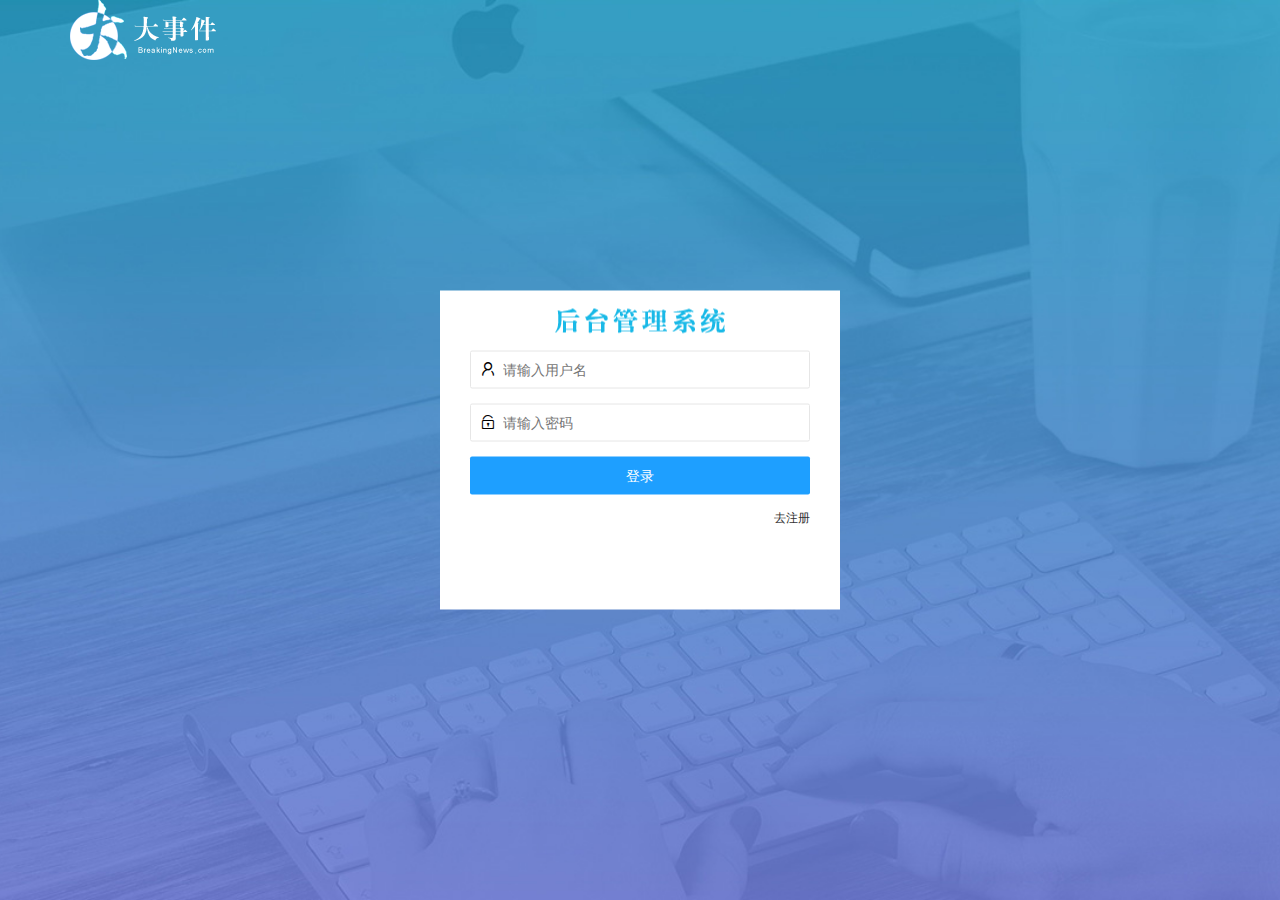
<file: login.html>
<!DOCTYPE html>
<html lang="en">

<head>
  <meta charset="UTF-8">
  <meta name="viewport" content="width=device-width, initial-scale=1.0">
  <title>大事件-登录/注册</title>
  <link rel="stylesheet" href="/assets/lib/layui/css/layui.css">
  <link rel="stylesheet" href="/assets/css/login.css">
</head>

<body>
  <!-- 头部区域 -->
  <div class="layui-main">
    <img src="/assets/images/logo.png" alt="">
  </div>
  <!-- 登录区域 -->
  <div class="loginbox">
    <div class="title-box"></div>
    <!-- 登录页面 -->
    <div class="login-box">
      <form class="layui-form" id="form_login">
        <div class="layui-form-item">
          <i class="layui-icon layui-icon-username"></i>
          <input type="text" name="username" required lay-verify="required" placeholder="请输入用户名" autocomplete="off"
            class="layui-input">
        </div>
        <div class="layui-form-item">
          <i class="layui-icon layui-icon-password"></i>
          <input type="password" name="password" required lay-verify="required|psd" placeholder="请输入密码"
            autocomplete="off" class="layui-input">
        </div>
        <div class="layui-form-item">
          <button class="layui-btn layui-btn-fluid layui-btn-normal" lay-submit lay-filter="formDemo">登录</button>
        </div>
        <div class="layui-form-item links">
          <a href="javascript:;" id="link_reg">去注册</a>
        </div>
      </form>
    </div>
    <!-- 注册页面 -->
    <div class="reg-box">
      <form class="layui-form" action="" id="form_reg">
        <div class="layui-form-item">
          <i class="layui-icon layui-icon-username"></i>
          <input type="text" name="username" required lay-verify="required" placeholder="请输入用户名" autocomplete="off"
            class="layui-input">
        </div>
        <div class="layui-form-item">
          <i class="layui-icon layui-icon-password"></i>
          <input type="password" name="password" required lay-verify="required|psd" placeholder="请输入密码"
            autocomplete="off" class="layui-input">
        </div>
        <div class="layui-form-item">
          <i class="layui-icon layui-icon-password"></i>
          <input type="password" name="repassword" required lay-verify="required|psd|repsd" placeholder="再次确认密码"
            autocomplete="off" class="layui-input">
        </div>
        <div class="layui-form-item">
          <button class="layui-btn layui-btn-fluid layui-btn-normal" lay-submit lay-filter="formDemo">注册</button>
        </div>
        <div class="layui-form-item links">
          <a href="javascript:;" id="link_login">去登陆</a>
        </div>
      </form>
    </div>
  </div>
  <!-- 导入脚本jQuary -->
  <script src="/assets/lib/layui/layui.all.js"></script>
  <script src="/assets/lib/jquery.js"></script>
  <script src="/assets/js/base_APT.js"></script>
  <!-- 导入自己的脚本 -->
  <script src="/assets/js/login.js"></script>
</body>

</html>
</file>
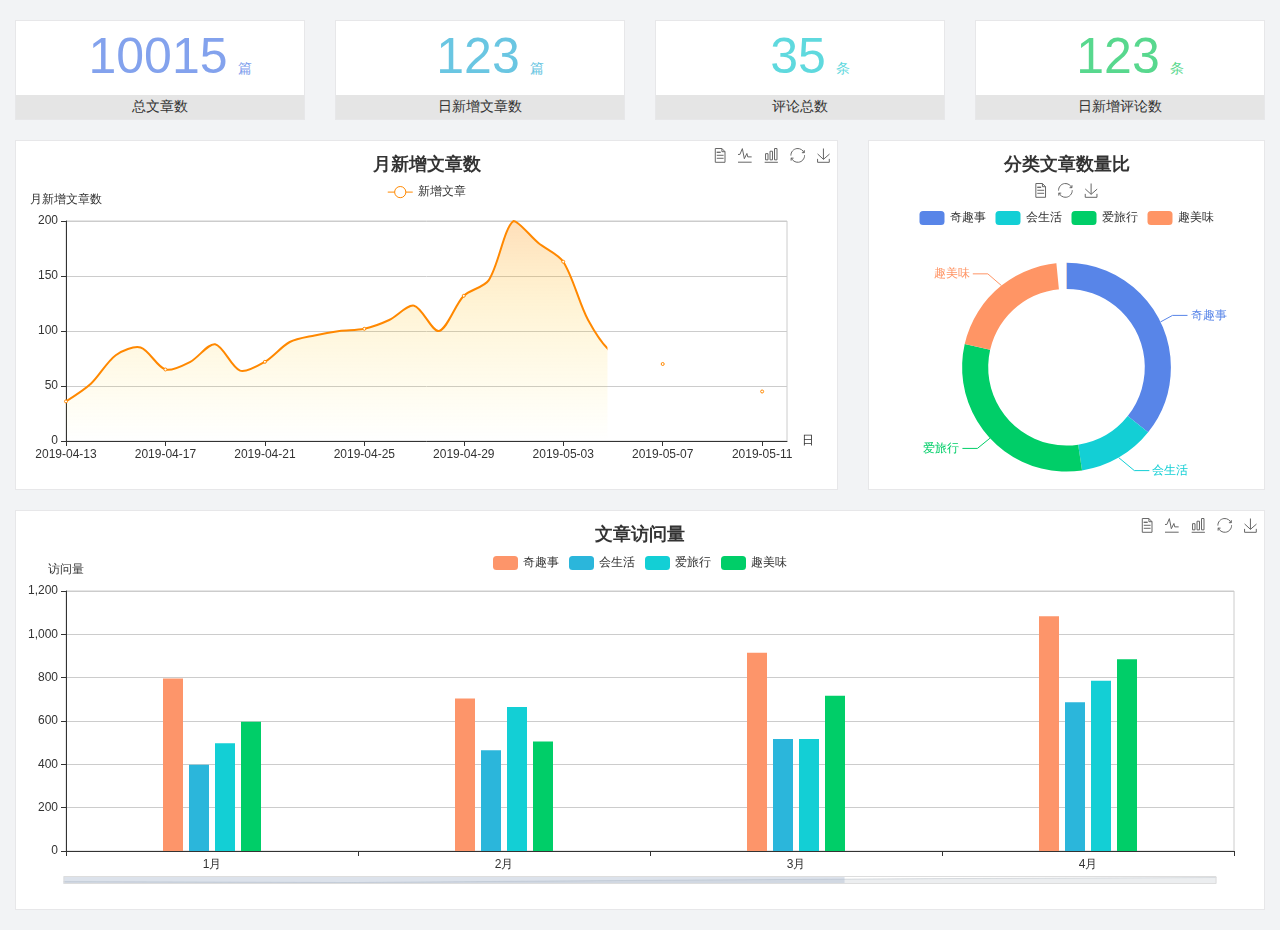
<file: home/dashboard.html>
<!DOCTYPE html>
<html lang="en">

<head>
  <meta charset="UTF-8">
  <meta name="viewport" content="width=device-width, initial-scale=1.0">
  <meta http-equiv="X-UA-Compatible" content="ie=edge">
  <title>图表统计</title>
  <link rel="stylesheet" href="../../assets/lib/bootstrap.css" />
  <link rel="stylesheet" href="../../assets/lib/main.css" />
  <script src="../../assets/lib/jquery.js"></script>
  <script type="text/javascript" src="../../assets/lib/echarts.min.js"></script>
</head>

<body>
  <div class="container-fluid">
    <div class="row spannel_list">
      <div class="col-sm-3 col-xs-6">
        <div class="spannel">
          <em>10015</em><span>篇</span>
          <b>总文章数</b>
        </div>
      </div>
      <div class="col-sm-3 col-xs-6">
        <div class="spannel scolor01">
          <em>123</em><span>篇</span>
          <b>日新增文章数</b>
        </div>
      </div>
      <div class="col-sm-3 col-xs-6">
        <div class="spannel scolor02">
          <em>35</em><span>条</span>
          <b>评论总数</b>
        </div>
      </div>
      <div class="col-sm-3 col-xs-6">
        <div class="spannel scolor03">
          <em>123</em><span>条</span>
          <b>日新增评论数</b>
        </div>
      </div>
    </div>
  </div>

  <div class="container-fluid">
    <div class="row curve-pie">
      <div class="col-lg-8 col-md-8">
        <div class="gragh_pannel" id="curve_show"></div>
      </div>
      <div class="col-lg-4 col-md-4">
        <div class="gragh_pannel" id="pie_show"></div>
      </div>
    </div>
  </div>

  <div class="container-fluid">
    <div class="column_pannel" id="column_show"></div>
  </div>

  <script>
    var oChart = echarts.init(document.getElementById('curve_show'));
    var aList_all = [
      { 'count': 36, 'date': '2019-04-13' },
      { 'count': 52, 'date': '2019-04-14' },
      { 'count': 78, 'date': '2019-04-15' },
      { 'count': 85, 'date': '2019-04-16' },
      { 'count': 65, 'date': '2019-04-17' },
      { 'count': 72, 'date': '2019-04-18' },
      { 'count': 88, 'date': '2019-04-19' },
      { 'count': 64, 'date': '2019-04-20' },
      { 'count': 72, 'date': '2019-04-21' },
      { 'count': 90, 'date': '2019-04-22' },
      { 'count': 96, 'date': '2019-04-23' },
      { 'count': 100, 'date': '2019-04-24' },
      { 'count': 102, 'date': '2019-04-25' },
      { 'count': 110, 'date': '2019-04-26' },
      { 'count': 123, 'date': '2019-04-27' },
      { 'count': 100, 'date': '2019-04-28' },
      { 'count': 132, 'date': '2019-04-29' },
      { 'count': 146, 'date': '2019-04-30' },
      { 'count': 200, 'date': '2019-05-01' },
      { 'count': 180, 'date': '2019-05-02' },
      { 'count': 163, 'date': '2019-05-03' },
      { 'count': 110, 'date': '2019-05-04' },
      { 'count': 80, 'date': '2019-05-05' },
      { 'count': 82, 'date': '2019-05-06' },
      { 'count': 70, 'date': '2019-05-07' },
      { 'count': 65, 'date': '2019-05-08' },
      { 'count': 54, 'date': '2019-05-09' },
      { 'count': 40, 'date': '2019-05-10' },
      { 'count': 45, 'date': '2019-05-11' },
      { 'count': 38, 'date': '2019-05-12' },
    ];

    let aCount = [];
    let aDate = [];

    for (var i = 0; i < aList_all.length; i++) {
      aCount.push(aList_all[i].count);
      aDate.push(aList_all[i].date);
    }

    var chartopt = {
      title: {
        text: '月新增文章数',
        left: 'center',
        top: '10'
      },
      tooltip: {
        trigger: 'axis'
      },
      legend: {
        data: ['新增文章'],
        top: '40'
      },
      toolbox: {
        show: true,
        feature: {
          mark: { show: true },
          dataView: { show: true, readOnly: false },
          magicType: { show: true, type: ['line', 'bar'] },
          restore: { show: true },
          saveAsImage: { show: true }
        }
      },
      calculable: true,
      xAxis: [
        {
          name: '日',
          type: 'category',
          boundaryGap: false,
          data: aDate
        }
      ],
      yAxis: [
        {
          name: '月新增文章数',
          type: 'value'
        }
      ],
      series: [
        {
          name: '新增文章',
          type: 'line',
          smooth: true,
          itemStyle: { normal: { areaStyle: { type: 'default' }, color: '#f80' }, lineStyle: { color: '#f80' } },
          data: aCount
        }],
      areaStyle: {
        normal: {
          color: new echarts.graphic.LinearGradient(0, 0, 0, 1, [{
            offset: 0,
            color: 'rgba(255,136,0,0.39)'
          }, {
            offset: .34,
            color: 'rgba(255,180,0,0.25)'
          }, {
            offset: 1,
            color: 'rgba(255,222,0,0.00)'
          }])

        }
      },
      grid: {
        show: true,
        x: 50,
        x2: 50,
        y: 80,
        height: 220
      }
    };

    oChart.setOption(chartopt);


    var oPie = echarts.init(document.getElementById('pie_show'));
    var oPieopt =
    {
      title: {
        top: 10,
        text: '分类文章数量比',
        x: 'center'
      },
      tooltip: {
        trigger: 'item',
        formatter: "{a} <br/>{b} : {c} ({d}%)"
      },
      color: ['#5885e8', '#13cfd5', '#00ce68', '#ff9565'],
      legend: {
        x: 'center',
        top: 65,
        data: ['奇趣事', '会生活', '爱旅行', '趣美味']
      },
      toolbox: {
        show: true,
        x: 'center',
        top: 35,
        feature: {
          mark: { show: true },
          dataView: { show: true, readOnly: false },
          magicType: {
            show: true,
            type: ['pie', 'funnel'],
            option: {
              funnel: {
                x: '25%',
                width: '50%',
                funnelAlign: 'left',
                max: 1548
              }
            }
          },
          restore: { show: true },
          saveAsImage: { show: true }
        }
      },
      calculable: true,
      series: [
        {
          name: '访问来源',
          type: 'pie',
          radius: ['45%', '60%'],
          center: ['50%', '65%'],
          data: [
            { value: 300, name: '奇趣事' },
            { value: 100, name: '会生活' },
            { value: 260, name: '爱旅行' },
            { value: 180, name: '趣美味' }
          ]
        }
      ]
    };
    oPie.setOption(oPieopt);



    var oColumn = this.echarts.init(document.getElementById('column_show'));
    var oColumnopt =
    {
      title: {
        text: '文章访问量',
        left: 'center',
        top: '10'
      },
      tooltip: {
        trigger: 'axis'
      },
      legend: {
        data: ['奇趣事', '会生活', '爱旅行', '趣美味'],
        top: '40'
      },
      toolbox: {
        show: true,
        feature: {
          mark: { show: true },
          dataView: { show: true, readOnly: false },
          magicType: { show: true, type: ['line', 'bar'] },
          restore: { show: true },
          saveAsImage: { show: true }
        }
      },
      calculable: true,
      xAxis: [
        {
          type: 'category',
          data: ['1月', '2月', '3月', '4月', '5月']
        }
      ],
      yAxis: [
        {
          name: '访问量',
          type: 'value'
        }
      ],
      series: [
        {
          name: '奇趣事',
          type: 'bar',
          barWidth: 20,
          itemStyle: {
            normal: { areaStyle: { type: 'default' }, color: '#fd956a' }
          },
          data: [800, 708, 920, 1090, 1200]
        },
        {
          name: '会生活',
          type: 'bar',
          barWidth: 20,
          itemStyle: {
            normal: { areaStyle: { type: 'default' }, color: '#2bb6db' }
          },
          data: [400, 468, 520, 690, 800]
        },
        {
          name: '爱旅行',
          type: 'bar',
          barWidth: 20,
          itemStyle: {
            normal: { areaStyle: { type: 'default' }, color: '#13cfd5' }
          },
          data: [500, 668, 520, 790, 900]
        },
        {
          name: '趣美味',
          type: 'bar',
          barWidth: 20,
          itemStyle: {
            normal: { areaStyle: { type: 'default' }, color: '#00ce68' }
          },
          data: [600, 508, 720, 890, 1000]
        }
      ],
      grid: {
        show: true,
        x: 50,
        x2: 30,
        y: 80,
        height: 260
      },
      dataZoom: [//给x轴设置滚动条
        {
          start: 0,//默认为0
          end: 100 - 1000 / 31,//默认为100
          type: 'slider',
          show: true,
          xAxisIndex: [0],
          handleSize: 0,//滑动条的 左右2个滑动条的大小
          height: 8,//组件高度
          left: 45, //左边的距离
          right: 50,//右边的距离
          bottom: 26,//右边的距离
          handleColor: '#ddd',//h滑动图标的颜色
          handleStyle: {
            borderColor: "#cacaca",
            borderWidth: "1",
            shadowBlur: 2,
            background: "#ddd",
            shadowColor: "#ddd",
          }
        }]
    };
    oColumn.setOption(oColumnopt);
  </script>
</body>

</html>
</file>
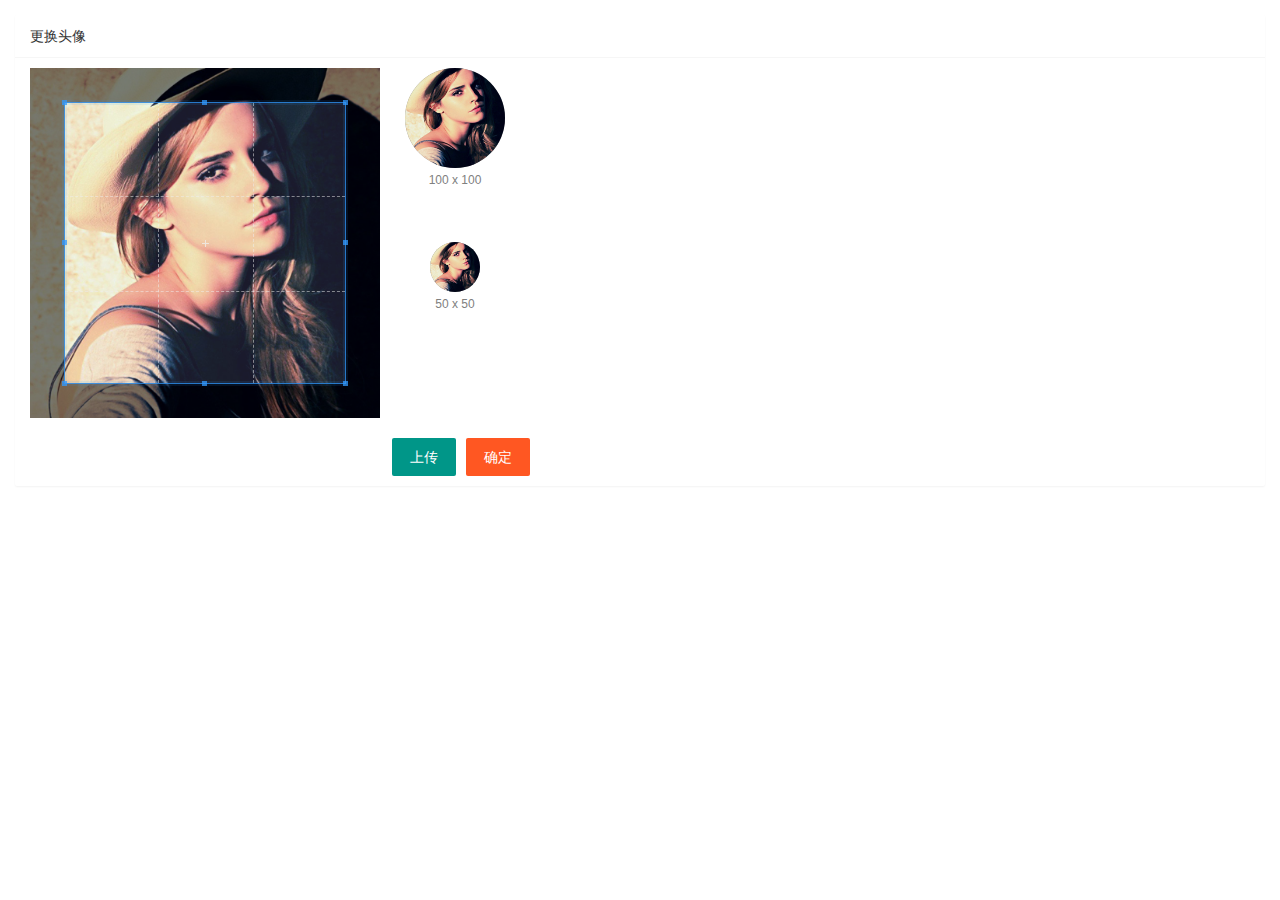
<file: user/user_avatar.html>
<!DOCTYPE html>
<html lang="en">

<head>
  <meta charset="UTF-8">
  <meta name="viewport" content="width=device-width, initial-scale=1.0">
  <title>Document</title>
  <link rel="stylesheet" href="/assets/lib/layui/css/layui.css">
  <link rel="stylesheet" href="/assets/lib/cropper/cropper.css">
  <link rel="stylesheet" href="/assets/css/user/user_avater.css">
</head>

<body>
  <div class="layui-card">
    <div class="layui-card-header">更换头像</div>
    <div class="layui-card-body">
      <div class="row1">
        <!-- 图片裁剪区域 -->
        <div class="cropper-box">
          <!-- 这个 img 标签很重要，将来会把它初始化为裁剪区域 -->
          <img id="image" src="/assets/images/sample.jpg" />
        </div>
        <!-- 图片的预览区域 -->
        <div class="preview-box">
          <div>
            <!-- 宽高为 100px 的预览区域 -->
            <div class="img-preview w100"></div>
            <p class="size">100 x 100</p>
          </div>
          <div>
            <!-- 宽高为 50px 的预览区域 -->
            <div class="img-preview w50"></div>
            <p class="size">50 x 50</p>
          </div>
        </div>
      </div>

      <!-- 第二行的按钮区域 -->
      <div class="row2">
        <input type="file" id="file" accept="image/png,image/jpeg" />
        <button type="button" class="layui-btn" id="btnChooseImage">上传</button>
        <button type="button" class="layui-btn layui-btn-danger" id="btnUpload">确定</button>
      </div>
    </div>
  </div>
  <!-- 引入js插件 -->
  <script src="/assets/lib/layui/layui.all.js"></script>
  <script src="/assets/lib/jquery.js"></script>
  <script src="/assets/lib/cropper/Cropper.js"></script>
  <script src="/assets/lib/cropper/jquery-cropper.js"></script>
  <script src="/assets/js/base_APT.js"></script>
  <script src="/assets/js/user/user_avater.js"></script>
</body>

</html>
</file>
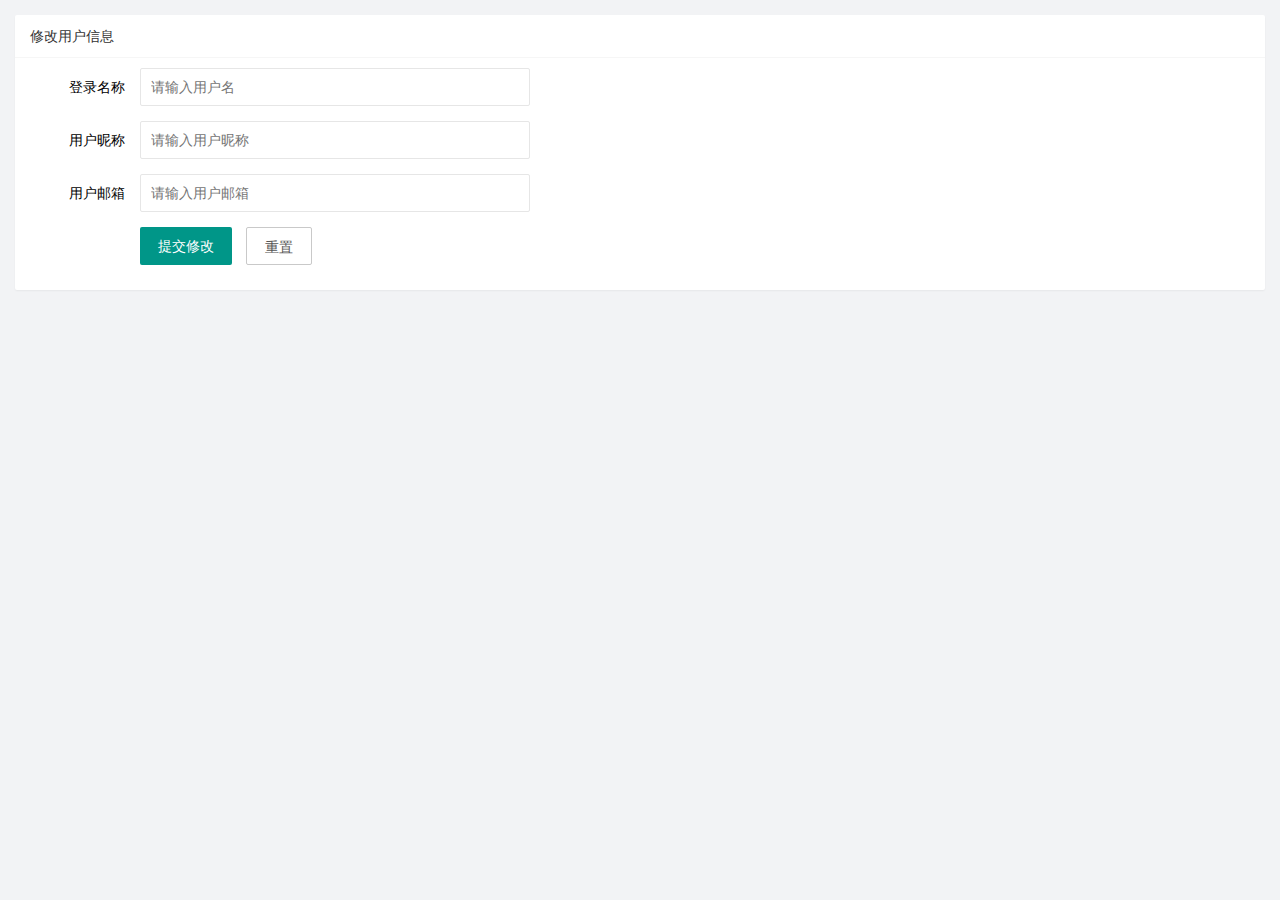
<file: user/user_info.html>
<!DOCTYPE html>
<html lang="en">

<head>
  <meta charset="UTF-8">
  <meta name="viewport" content="width=device-width, initial-scale=1.0">
  <title>Document</title>
  <link rel="stylesheet" href="/assets/lib/layui/css/layui.css">
  <link rel="stylesheet" href="/assets/css/user/user_info.css">
</head>

<body>
  <div class="layui-card">
    <div class="layui-card-header">修改用户信息</div>
    <div class="layui-card-body">
      <form class="layui-form" lay-filter="formUserInfo">
        <input type="hidden" name="id" value="" />
        <div class="layui-form-item">
          <label class="layui-form-label">登录名称</label>
          <div class="layui-input-block">
            <input type="text" name="username" required lay-verify="required" placeholder="请输入用户名" autocomplete="off"
              class="layui-input" readonly>
          </div>
        </div>
        <div class="layui-form-item">
          <label class="layui-form-label">用户昵称</label>
          <div class="layui-input-block">
            <input type="text" name="nickname" required lay-verify="required|nickname" placeholder="请输入用户昵称"
              autocomplete="off" class="layui-input">
          </div>
        </div>
        <div class="layui-form-item">
          <label class="layui-form-label">用户邮箱</label>
          <div class="layui-input-block">
            <input type="text" name="email" required lay-verify="required|email" placeholder="请输入用户邮箱"
              autocomplete="off" class="layui-input">
          </div>
        </div>
        <div class="layui-form-item">
          <div class="layui-input-block">
            <button class="layui-btn" lay-submit lay-filter="formDemo">提交修改</button>
            <button type="reset" class="layui-btn layui-btn-primary" id="btnReset">重置</button>
          </div>
        </div>
      </form>
    </div>
  </div>
  <!-- 导入js插件 -->
  <script src="/assets/lib/layui/layui.all.js"></script>
  <script src="/assets/lib/jquery.js"></script>
  <script src="/assets/js/base_APT.js"></script>
  <script src="/assets/js/user/user_info.js"></script>
</body>

</html>
</file>
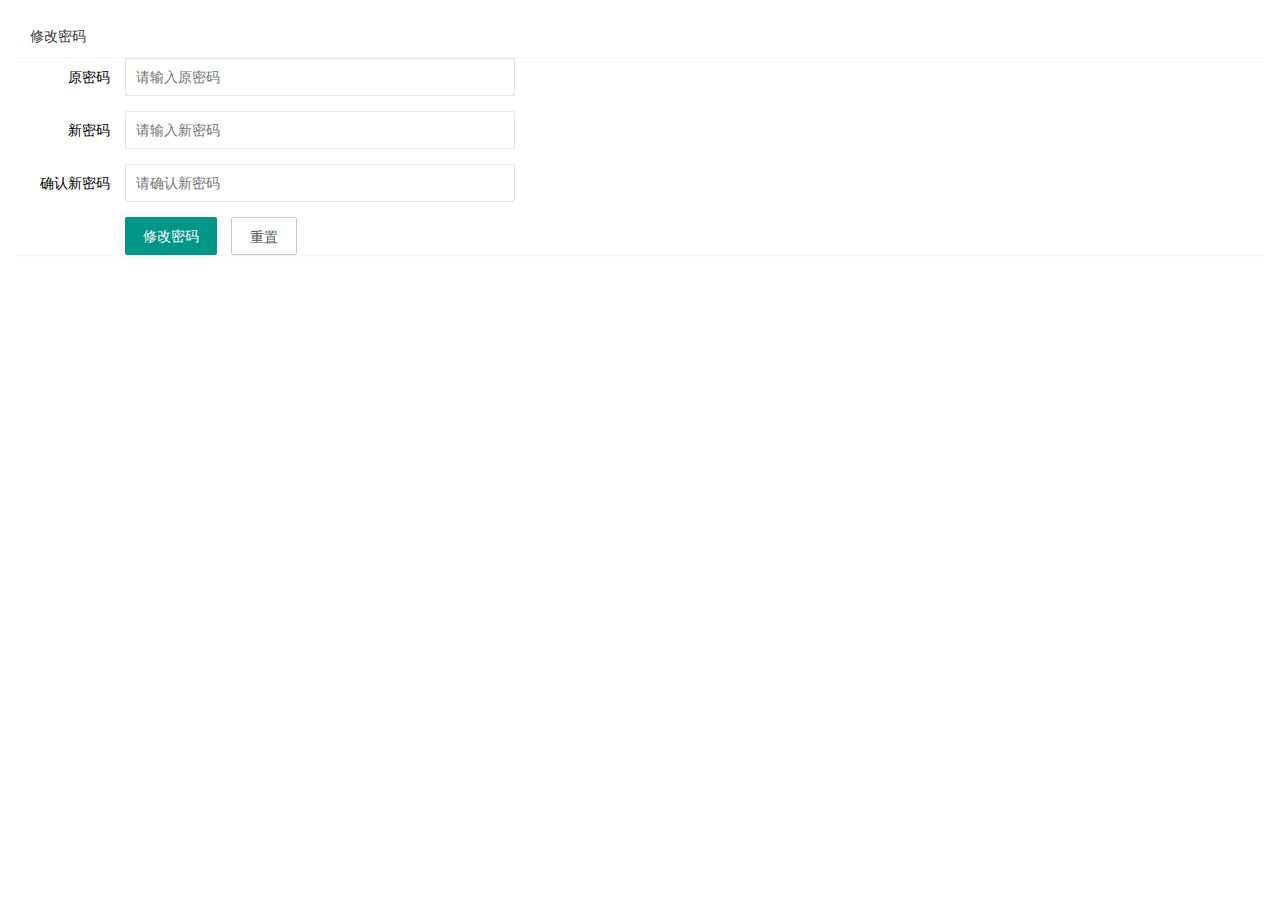
<file: user/user_pwd.html>
<!DOCTYPE html>
<html lang="en">

<head>
  <meta charset="UTF-8">
  <meta name="viewport" content="width=device-width, initial-scale=1.0">
  <title>重置密码</title>
  <link rel="stylesheet" href="/assets/lib/layui/css/layui.css">
  <link rel="stylesheet" href="/assets/css/user/user_pwd.css">
</head>

<body>
  <div class="layui-card">
    <div class="layui-card-header">修改密码</div>
    <form class="layui-form" action="">
      <div class="layui-form-item">
        <label class="layui-form-label">原密码</label>
        <div class="layui-input-block">
          <input type="password" name="oldPwd" required lay-verify="required|Pwd" placeholder="请输入原密码"
            autocomplete="off" class="layui-input">
        </div>
      </div>
      <div class="layui-form-item">
        <label class="layui-form-label">新密码</label>
        <div class="layui-input-block">
          <input type="password" name="newPwd" required lay-verify="required|Pwd|newPwd" placeholder="请输入新密码"
            autocomplete="off" class="layui-input">
        </div>
      </div>
      <div class="layui-form-item">
        <label class="layui-form-label">确认新密码</label>
        <div class="layui-input-block">
          <input type="password" name="regPwd" required lay-verify="required|Pwd|newPwd" placeholder="请确认新密码"
            autocomplete="off" class="layui-input">
        </div>
      </div>
      <div class="layui-form-item">
        <div class="layui-input-block">
          <button class="layui-btn" lay-submit lay-filter="formDemo">修改密码</button>
          <button type="reset" class="layui-btn layui-btn-primary">重置</button>
        </div>
      </div>
    </form>
  </div>
  <!-- 插入js插件 -->
  <script src="/assets/lib/layui/layui.all.js"></script>
  <script src="/assets/lib/jquery.js"></script>
  <script src="/assets/js/base_APT.js"></script>
  <script src="/assets/js/user/user_pwd.js"></script>
</body>

</html>
</file>
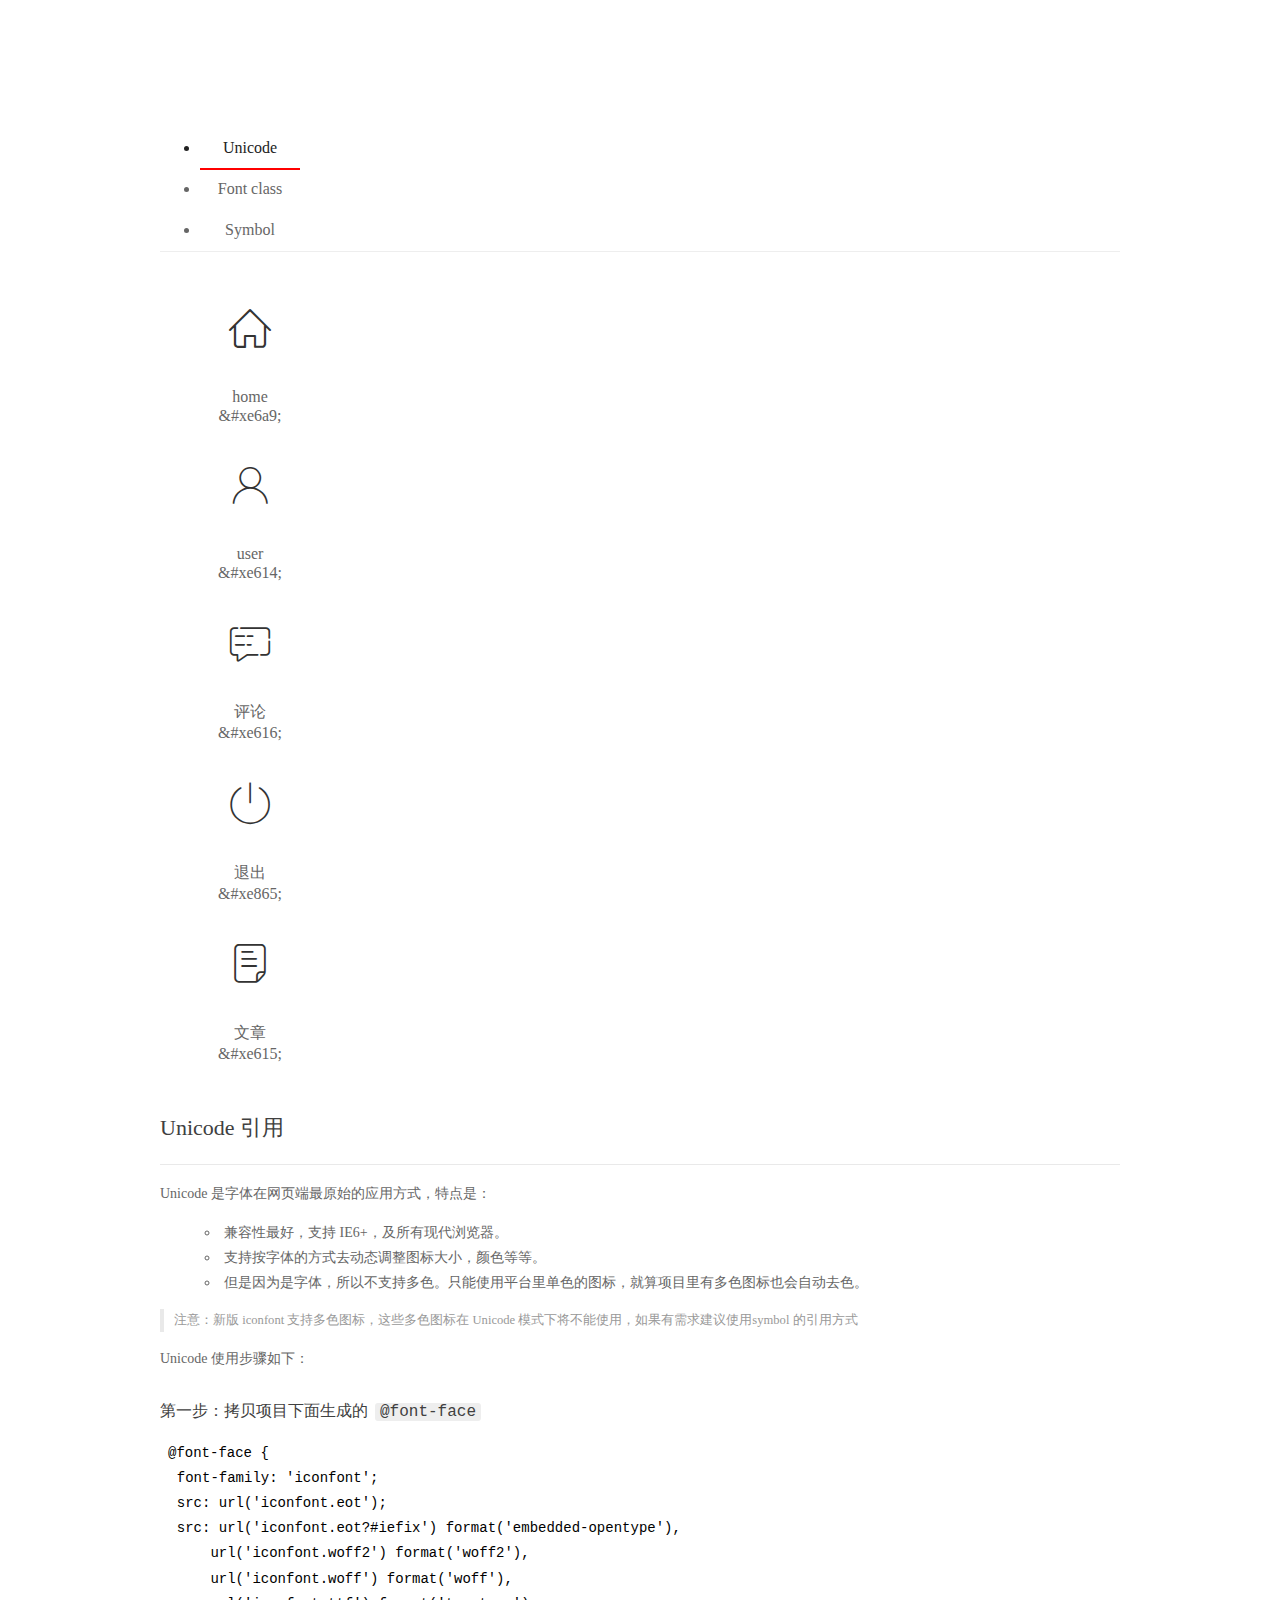
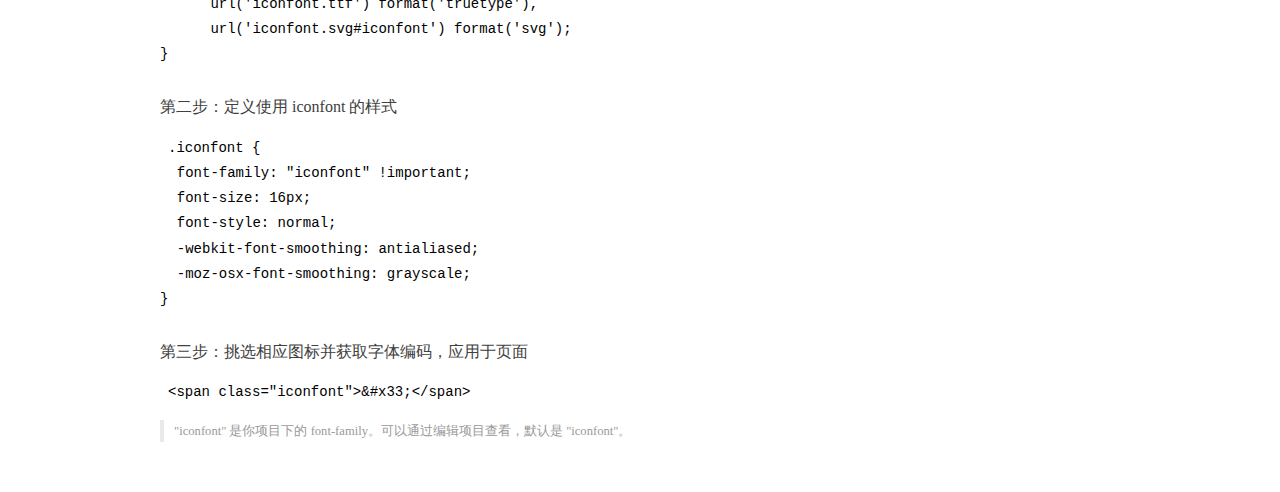
<file: assets/fonts/demo_index.html>
<!DOCTYPE html>
<html>
<head>
  <meta charset="utf-8"/>
  <title>IconFont Demo</title>
  <link rel="shortcut icon" href="https://gtms04.alicdn.com/tps/i4/TB1_oz6GVXXXXaFXpXXJDFnIXXX-64-64.ico" type="image/x-icon"/>
  <link rel="stylesheet" href="https://g.alicdn.com/thx/cube/1.3.2/cube.min.css">
  <link rel="stylesheet" href="demo.css">
  <link rel="stylesheet" href="iconfont.css">
  <script src="iconfont.js"></script>
  <!-- jQuery -->
  <script src="https://a1.alicdn.com/oss/uploads/2018/12/26/7bfddb60-08e8-11e9-9b04-53e73bb6408b.js"></script>
  <!-- 代码高亮 -->
  <script src="https://a1.alicdn.com/oss/uploads/2018/12/26/a3f714d0-08e6-11e9-8a15-ebf944d7534c.js"></script>
</head>
<body>
  <div class="main">
    <h1 class="logo"><a href="https://www.iconfont.cn/" title="iconfont 首页" target="_blank">&#xe86b;</a></h1>
    <div class="nav-tabs">
      <ul id="tabs" class="dib-box">
        <li class="dib active"><span>Unicode</span></li>
        <li class="dib"><span>Font class</span></li>
        <li class="dib"><span>Symbol</span></li>
      </ul>
      
    </div>
    <div class="tab-container">
      <div class="content unicode" style="display: block;">
          <ul class="icon_lists dib-box">
          
            <li class="dib">
              <span class="icon iconfont">&#xe6a9;</span>
                <div class="name">home</div>
                <div class="code-name">&amp;#xe6a9;</div>
              </li>
          
            <li class="dib">
              <span class="icon iconfont">&#xe614;</span>
                <div class="name">user</div>
                <div class="code-name">&amp;#xe614;</div>
              </li>
          
            <li class="dib">
              <span class="icon iconfont">&#xe616;</span>
                <div class="name">评论</div>
                <div class="code-name">&amp;#xe616;</div>
              </li>
          
            <li class="dib">
              <span class="icon iconfont">&#xe865;</span>
                <div class="name">退出</div>
                <div class="code-name">&amp;#xe865;</div>
              </li>
          
            <li class="dib">
              <span class="icon iconfont">&#xe615;</span>
                <div class="name">文章</div>
                <div class="code-name">&amp;#xe615;</div>
              </li>
          
          </ul>
          <div class="article markdown">
          <h2 id="unicode-">Unicode 引用</h2>
          <hr>

          <p>Unicode 是字体在网页端最原始的应用方式，特点是：</p>
          <ul>
            <li>兼容性最好，支持 IE6+，及所有现代浏览器。</li>
            <li>支持按字体的方式去动态调整图标大小，颜色等等。</li>
            <li>但是因为是字体，所以不支持多色。只能使用平台里单色的图标，就算项目里有多色图标也会自动去色。</li>
          </ul>
          <blockquote>
            <p>注意：新版 iconfont 支持多色图标，这些多色图标在 Unicode 模式下将不能使用，如果有需求建议使用symbol 的引用方式</p>
          </blockquote>
          <p>Unicode 使用步骤如下：</p>
          <h3 id="-font-face">第一步：拷贝项目下面生成的 <code>@font-face</code></h3>
<pre><code class="language-css"
>@font-face {
  font-family: 'iconfont';
  src: url('iconfont.eot');
  src: url('iconfont.eot?#iefix') format('embedded-opentype'),
      url('iconfont.woff2') format('woff2'),
      url('iconfont.woff') format('woff'),
      url('iconfont.ttf') format('truetype'),
      url('iconfont.svg#iconfont') format('svg');
}
</code></pre>
          <h3 id="-iconfont-">第二步：定义使用 iconfont 的样式</h3>
<pre><code class="language-css"
>.iconfont {
  font-family: "iconfont" !important;
  font-size: 16px;
  font-style: normal;
  -webkit-font-smoothing: antialiased;
  -moz-osx-font-smoothing: grayscale;
}
</code></pre>
          <h3 id="-">第三步：挑选相应图标并获取字体编码，应用于页面</h3>
<pre>
<code class="language-html"
>&lt;span class="iconfont"&gt;&amp;#x33;&lt;/span&gt;
</code></pre>
          <blockquote>
            <p>"iconfont" 是你项目下的 font-family。可以通过编辑项目查看，默认是 "iconfont"。</p>
          </blockquote>
          </div>
      </div>
      <div class="content font-class">
        <ul class="icon_lists dib-box">
          
          <li class="dib">
            <span class="icon iconfont icon-home"></span>
            <div class="name">
              home
            </div>
            <div class="code-name">.icon-home
            </div>
          </li>
          
          <li class="dib">
            <span class="icon iconfont icon-user"></span>
            <div class="name">
              user
            </div>
            <div class="code-name">.icon-user
            </div>
          </li>
          
          <li class="dib">
            <span class="icon iconfont icon-pinglun"></span>
            <div class="name">
              评论
            </div>
            <div class="code-name">.icon-pinglun
            </div>
          </li>
          
          <li class="dib">
            <span class="icon iconfont icon-tuichu"></span>
            <div class="name">
              退出
            </div>
            <div class="code-name">.icon-tuichu
            </div>
          </li>
          
          <li class="dib">
            <span class="icon iconfont icon-16"></span>
            <div class="name">
              文章
            </div>
            <div class="code-name">.icon-16
            </div>
          </li>
          
        </ul>
        <div class="article markdown">
        <h2 id="font-class-">font-class 引用</h2>
        <hr>

        <p>font-class 是 Unicode 使用方式的一种变种，主要是解决 Unicode 书写不直观，语意不明确的问题。</p>
        <p>与 Unicode 使用方式相比，具有如下特点：</p>
        <ul>
          <li>兼容性良好，支持 IE8+，及所有现代浏览器。</li>
          <li>相比于 Unicode 语意明确，书写更直观。可以很容易分辨这个 icon 是什么。</li>
          <li>因为使用 class 来定义图标，所以当要替换图标时，只需要修改 class 里面的 Unicode 引用。</li>
          <li>不过因为本质上还是使用的字体，所以多色图标还是不支持的。</li>
        </ul>
        <p>使用步骤如下：</p>
        <h3 id="-fontclass-">第一步：引入项目下面生成的 fontclass 代码：</h3>
<pre><code class="language-html">&lt;link rel="stylesheet" href="./iconfont.css"&gt;
</code></pre>
        <h3 id="-">第二步：挑选相应图标并获取类名，应用于页面：</h3>
<pre><code class="language-html">&lt;span class="iconfont icon-xxx"&gt;&lt;/span&gt;
</code></pre>
        <blockquote>
          <p>"
            iconfont" 是你项目下的 font-family。可以通过编辑项目查看，默认是 "iconfont"。</p>
        </blockquote>
      </div>
      </div>
      <div class="content symbol">
          <ul class="icon_lists dib-box">
          
            <li class="dib">
                <svg class="icon svg-icon" aria-hidden="true">
                  <use xlink:href="#icon-home"></use>
                </svg>
                <div class="name">home</div>
                <div class="code-name">#icon-home</div>
            </li>
          
            <li class="dib">
                <svg class="icon svg-icon" aria-hidden="true">
                  <use xlink:href="#icon-user"></use>
                </svg>
                <div class="name">user</div>
                <div class="code-name">#icon-user</div>
            </li>
          
            <li class="dib">
                <svg class="icon svg-icon" aria-hidden="true">
                  <use xlink:href="#icon-pinglun"></use>
                </svg>
                <div class="name">评论</div>
                <div class="code-name">#icon-pinglun</div>
            </li>
          
            <li class="dib">
                <svg class="icon svg-icon" aria-hidden="true">
                  <use xlink:href="#icon-tuichu"></use>
                </svg>
                <div class="name">退出</div>
                <div class="code-name">#icon-tuichu</div>
            </li>
          
            <li class="dib">
                <svg class="icon svg-icon" aria-hidden="true">
                  <use xlink:href="#icon-16"></use>
                </svg>
                <div class="name">文章</div>
                <div class="code-name">#icon-16</div>
            </li>
          
          </ul>
          <div class="article markdown">
          <h2 id="symbol-">Symbol 引用</h2>
          <hr>

          <p>这是一种全新的使用方式，应该说这才是未来的主流，也是平台目前推荐的用法。相关介绍可以参考这篇<a href="">文章</a>
            这种用法其实是做了一个 SVG 的集合，与另外两种相比具有如下特点：</p>
          <ul>
            <li>支持多色图标了，不再受单色限制。</li>
            <li>通过一些技巧，支持像字体那样，通过 <code>font-size</code>, <code>color</code> 来调整样式。</li>
            <li>兼容性较差，支持 IE9+，及现代浏览器。</li>
            <li>浏览器渲染 SVG 的性能一般，还不如 png。</li>
          </ul>
          <p>使用步骤如下：</p>
          <h3 id="-symbol-">第一步：引入项目下面生成的 symbol 代码：</h3>
<pre><code class="language-html">&lt;script src="./iconfont.js"&gt;&lt;/script&gt;
</code></pre>
          <h3 id="-css-">第二步：加入通用 CSS 代码（引入一次就行）：</h3>
<pre><code class="language-html">&lt;style&gt;
.icon {
  width: 1em;
  height: 1em;
  vertical-align: -0.15em;
  fill: currentColor;
  overflow: hidden;
}
&lt;/style&gt;
</code></pre>
          <h3 id="-">第三步：挑选相应图标并获取类名，应用于页面：</h3>
<pre><code class="language-html">&lt;svg class="icon" aria-hidden="true"&gt;
  &lt;use xlink:href="#icon-xxx"&gt;&lt;/use&gt;
&lt;/svg&gt;
</code></pre>
          </div>
      </div>

    </div>
  </div>
  <script>
  $(document).ready(function () {
      $('.tab-container .content:first').show()

      $('#tabs li').click(function (e) {
        var tabContent = $('.tab-container .content')
        var index = $(this).index()

        if ($(this).hasClass('active')) {
          return
        } else {
          $('#tabs li').removeClass('active')
          $(this).addClass('active')

          tabContent.hide().eq(index).fadeIn()
        }
      })
    })
  </script>
</body>
</html>
</file>
<file: assets/lib/layui/css/layui.css>
/** layui-v2.5.5 MIT License By https://www.layui.com */
 .layui-inline,img{display:inline-block;vertical-align:middle}h1,h2,h3,h4,h5,h6{font-weight:400}.layui-edge,.layui-header,.layui-inline,.layui-main{position:relative}.layui-body,.layui-edge,.layui-elip{overflow:hidden}.layui-btn,.layui-edge,.layui-inline,img{vertical-align:middle}.layui-btn,.layui-disabled,.layui-icon,.layui-unselect{-moz-user-select:none;-webkit-user-select:none;-ms-user-select:none}.layui-elip,.layui-form-checkbox span,.layui-form-pane .layui-form-label{text-overflow:ellipsis;white-space:nowrap}.layui-breadcrumb,.layui-tree-btnGroup{visibility:hidden}blockquote,body,button,dd,div,dl,dt,form,h1,h2,h3,h4,h5,h6,input,li,ol,p,pre,td,textarea,th,ul{margin:0;padding:0;-webkit-tap-highlight-color:rgba(0,0,0,0)}a:active,a:hover{outline:0}img{border:none}li{list-style:none}table{border-collapse:collapse;border-spacing:0}h4,h5,h6{font-size:100%}button,input,optgroup,option,select,textarea{font-family:inherit;font-size:inherit;font-style:inherit;font-weight:inherit;outline:0}pre{white-space:pre-wrap;white-space:-moz-pre-wrap;white-space:-pre-wrap;white-space:-o-pre-wrap;word-wrap:break-word}body{line-height:24px;font:14px Helvetica Neue,Helvetica,PingFang SC,Tahoma,Arial,sans-serif}hr{height:1px;margin:10px 0;border:0;clear:both}a{color:#333;text-decoration:none}a:hover{color:#777}a cite{font-style:normal;*cursor:pointer}.layui-border-box,.layui-border-box *{box-sizing:border-box}.layui-box,.layui-box *{box-sizing:content-box}.layui-clear{clear:both;*zoom:1}.layui-clear:after{content:'\20';clear:both;*zoom:1;display:block;height:0}.layui-inline{*display:inline;*zoom:1}.layui-edge{display:inline-block;width:0;height:0;border-width:6px;border-style:dashed;border-color:transparent}.layui-edge-top{top:-4px;border-bottom-color:#999;border-bottom-style:solid}.layui-edge-right{border-left-color:#999;border-left-style:solid}.layui-edge-bottom{top:2px;border-top-color:#999;border-top-style:solid}.layui-edge-left{border-right-color:#999;border-right-style:solid}.layui-disabled,.layui-disabled:hover{color:#d2d2d2!important;cursor:not-allowed!important}.layui-circle{border-radius:100%}.layui-show{display:block!important}.layui-hide{display:none!important}@font-face{font-family:layui-icon;src:url(../font/iconfont.eot?v=250);src:url(../font/iconfont.eot?v=250#iefix) format('embedded-opentype'),url(../font/iconfont.woff2?v=250) format('woff2'),url(../font/iconfont.woff?v=250) format('woff'),url(../font/iconfont.ttf?v=250) format('truetype'),url(../font/iconfont.svg?v=250#layui-icon) format('svg')}.layui-icon{font-family:layui-icon!important;font-size:16px;font-style:normal;-webkit-font-smoothing:antialiased;-moz-osx-font-smoothing:grayscale}.layui-icon-reply-fill:before{content:"\e611"}.layui-icon-set-fill:before{content:"\e614"}.layui-icon-menu-fill:before{content:"\e60f"}.layui-icon-search:before{content:"\e615"}.layui-icon-share:before{content:"\e641"}.layui-icon-set-sm:before{content:"\e620"}.layui-icon-engine:before{content:"\e628"}.layui-icon-close:before{content:"\1006"}.layui-icon-close-fill:before{content:"\1007"}.layui-icon-chart-screen:before{content:"\e629"}.layui-icon-star:before{content:"\e600"}.layui-icon-circle-dot:before{content:"\e617"}.layui-icon-chat:before{content:"\e606"}.layui-icon-release:before{content:"\e609"}.layui-icon-list:before{content:"\e60a"}.layui-icon-chart:before{content:"\e62c"}.layui-icon-ok-circle:before{content:"\1005"}.layui-icon-layim-theme:before{content:"\e61b"}.layui-icon-table:before{content:"\e62d"}.layui-icon-right:before{content:"\e602"}.layui-icon-left:before{content:"\e603"}.layui-icon-cart-simple:before{content:"\e698"}.layui-icon-face-cry:before{content:"\e69c"}.layui-icon-face-smile:before{content:"\e6af"}.layui-icon-survey:before{content:"\e6b2"}.layui-icon-tree:before{content:"\e62e"}.layui-icon-upload-circle:before{content:"\e62f"}.layui-icon-add-circle:before{content:"\e61f"}.layui-icon-download-circle:before{content:"\e601"}.layui-icon-templeate-1:before{content:"\e630"}.layui-icon-util:before{content:"\e631"}.layui-icon-face-surprised:before{content:"\e664"}.layui-icon-edit:before{content:"\e642"}.layui-icon-speaker:before{content:"\e645"}.layui-icon-down:before{content:"\e61a"}.layui-icon-file:before{content:"\e621"}.layui-icon-layouts:before{content:"\e632"}.layui-icon-rate-half:before{content:"\e6c9"}.layui-icon-add-circle-fine:before{content:"\e608"}.layui-icon-prev-circle:before{content:"\e633"}.layui-icon-read:before{content:"\e705"}.layui-icon-404:before{content:"\e61c"}.layui-icon-carousel:before{content:"\e634"}.layui-icon-help:before{content:"\e607"}.layui-icon-code-circle:before{content:"\e635"}.layui-icon-water:before{content:"\e636"}.layui-icon-username:before{content:"\e66f"}.layui-icon-find-fill:before{content:"\e670"}.layui-icon-about:before{content:"\e60b"}.layui-icon-location:before{content:"\e715"}.layui-icon-up:before{content:"\e619"}.layui-icon-pause:before{content:"\e651"}.layui-icon-date:before{content:"\e637"}.layui-icon-layim-uploadfile:before{content:"\e61d"}.layui-icon-delete:before{content:"\e640"}.layui-icon-play:before{content:"\e652"}.layui-icon-top:before{content:"\e604"}.layui-icon-friends:before{content:"\e612"}.layui-icon-refresh-3:before{content:"\e9aa"}.layui-icon-ok:before{content:"\e605"}.layui-icon-layer:before{content:"\e638"}.layui-icon-face-smile-fine:before{content:"\e60c"}.layui-icon-dollar:before{content:"\e659"}.layui-icon-group:before{content:"\e613"}.layui-icon-layim-download:before{content:"\e61e"}.layui-icon-picture-fine:before{content:"\e60d"}.layui-icon-link:before{content:"\e64c"}.layui-icon-diamond:before{content:"\e735"}.layui-icon-log:before{content:"\e60e"}.layui-icon-rate-solid:before{content:"\e67a"}.layui-icon-fonts-del:before{content:"\e64f"}.layui-icon-unlink:before{content:"\e64d"}.layui-icon-fonts-clear:before{content:"\e639"}.layui-icon-triangle-r:before{content:"\e623"}.layui-icon-circle:before{content:"\e63f"}.layui-icon-radio:before{content:"\e643"}.layui-icon-align-center:before{content:"\e647"}.layui-icon-align-right:before{content:"\e648"}.layui-icon-align-left:before{content:"\e649"}.layui-icon-loading-1:before{content:"\e63e"}.layui-icon-return:before{content:"\e65c"}.layui-icon-fonts-strong:before{content:"\e62b"}.layui-icon-upload:before{content:"\e67c"}.layui-icon-dialogue:before{content:"\e63a"}.layui-icon-video:before{content:"\e6ed"}.layui-icon-headset:before{content:"\e6fc"}.layui-icon-cellphone-fine:before{content:"\e63b"}.layui-icon-add-1:before{content:"\e654"}.layui-icon-face-smile-b:before{content:"\e650"}.layui-icon-fonts-html:before{content:"\e64b"}.layui-icon-form:before{content:"\e63c"}.layui-icon-cart:before{content:"\e657"}.layui-icon-camera-fill:before{content:"\e65d"}.layui-icon-tabs:before{content:"\e62a"}.layui-icon-fonts-code:before{content:"\e64e"}.layui-icon-fire:before{content:"\e756"}.layui-icon-set:before{content:"\e716"}.layui-icon-fonts-u:before{content:"\e646"}.layui-icon-triangle-d:before{content:"\e625"}.layui-icon-tips:before{content:"\e702"}.layui-icon-picture:before{content:"\e64a"}.layui-icon-more-vertical:before{content:"\e671"}.layui-icon-flag:before{content:"\e66c"}.layui-icon-loading:before{content:"\e63d"}.layui-icon-fonts-i:before{content:"\e644"}.layui-icon-refresh-1:before{content:"\e666"}.layui-icon-rmb:before{content:"\e65e"}.layui-icon-home:before{content:"\e68e"}.layui-icon-user:before{content:"\e770"}.layui-icon-notice:before{content:"\e667"}.layui-icon-login-weibo:before{content:"\e675"}.layui-icon-voice:before{content:"\e688"}.layui-icon-upload-drag:before{content:"\e681"}.layui-icon-login-qq:before{content:"\e676"}.layui-icon-snowflake:before{content:"\e6b1"}.layui-icon-file-b:before{content:"\e655"}.layui-icon-template:before{content:"\e663"}.layui-icon-auz:before{content:"\e672"}.layui-icon-console:before{content:"\e665"}.layui-icon-app:before{content:"\e653"}.layui-icon-prev:before{content:"\e65a"}.layui-icon-website:before{content:"\e7ae"}.layui-icon-next:before{content:"\e65b"}.layui-icon-component:before{content:"\e857"}.layui-icon-more:before{content:"\e65f"}.layui-icon-login-wechat:before{content:"\e677"}.layui-icon-shrink-right:before{content:"\e668"}.layui-icon-spread-left:before{content:"\e66b"}.layui-icon-camera:before{content:"\e660"}.layui-icon-note:before{content:"\e66e"}.layui-icon-refresh:before{content:"\e669"}.layui-icon-female:before{content:"\e661"}.layui-icon-male:before{content:"\e662"}.layui-icon-password:before{content:"\e673"}.layui-icon-senior:before{content:"\e674"}.layui-icon-theme:before{content:"\e66a"}.layui-icon-tread:before{content:"\e6c5"}.layui-icon-praise:before{content:"\e6c6"}.layui-icon-star-fill:before{content:"\e658"}.layui-icon-rate:before{content:"\e67b"}.layui-icon-template-1:before{content:"\e656"}.layui-icon-vercode:before{content:"\e679"}.layui-icon-cellphone:before{content:"\e678"}.layui-icon-screen-full:before{content:"\e622"}.layui-icon-screen-restore:before{content:"\e758"}.layui-icon-cols:before{content:"\e610"}.layui-icon-export:before{content:"\e67d"}.layui-icon-print:before{content:"\e66d"}.layui-icon-slider:before{content:"\e714"}.layui-icon-addition:before{content:"\e624"}.layui-icon-subtraction:before{content:"\e67e"}.layui-icon-service:before{content:"\e626"}.layui-icon-transfer:before{content:"\e691"}.layui-main{width:1140px;margin:0 auto}.layui-header{z-index:1000;height:60px}.layui-header a:hover{transition:all .5s;-webkit-transition:all .5s}.layui-side{position:fixed;left:0;top:0;bottom:0;z-index:999;width:200px;overflow-x:hidden}.layui-side-scroll{position:relative;width:220px;height:100%;overflow-x:hidden}.layui-body{position:absolute;left:200px;right:0;top:0;bottom:0;z-index:998;width:auto;overflow-y:auto;box-sizing:border-box}.layui-layout-body{overflow:hidden}.layui-layout-admin .layui-header{background-color:#23262E}.layui-layout-admin .layui-side{top:60px;width:200px;overflow-x:hidden}.layui-layout-admin .layui-body{position:fixed;top:60px;bottom:44px}.layui-layout-admin .layui-main{width:auto;margin:0 15px}.layui-layout-admin .layui-footer{position:fixed;left:200px;right:0;bottom:0;height:44px;line-height:44px;padding:0 15px;background-color:#eee}.layui-layout-admin .layui-logo{position:absolute;left:0;top:0;width:200px;height:100%;line-height:60px;text-align:center;color:#009688;font-size:16px}.layui-layout-admin .layui-header .layui-nav{background:0 0}.layui-layout-left{position:absolute!important;left:200px;top:0}.layui-layout-right{position:absolute!important;right:0;top:0}.layui-container{position:relative;margin:0 auto;padding:0 15px;box-sizing:border-box}.layui-fluid{position:relative;margin:0 auto;padding:0 15px}.layui-row:after,.layui-row:before{content:'';display:block;clear:both}.layui-col-lg1,.layui-col-lg10,.layui-col-lg11,.layui-col-lg12,.layui-col-lg2,.layui-col-lg3,.layui-col-lg4,.layui-col-lg5,.layui-col-lg6,.layui-col-lg7,.layui-col-lg8,.layui-col-lg9,.layui-col-md1,.layui-col-md10,.layui-col-md11,.layui-col-md12,.layui-col-md2,.layui-col-md3,.layui-col-md4,.layui-col-md5,.layui-col-md6,.layui-col-md7,.layui-col-md8,.layui-col-md9,.layui-col-sm1,.layui-col-sm10,.layui-col-sm11,.layui-col-sm12,.layui-col-sm2,.layui-col-sm3,.layui-col-sm4,.layui-col-sm5,.layui-col-sm6,.layui-col-sm7,.layui-col-sm8,.layui-col-sm9,.layui-col-xs1,.layui-col-xs10,.layui-col-xs11,.layui-col-xs12,.layui-col-xs2,.layui-col-xs3,.layui-col-xs4,.layui-col-xs5,.layui-col-xs6,.layui-col-xs7,.layui-col-xs8,.layui-col-xs9{position:relative;display:block;box-sizing:border-box}.layui-col-xs1,.layui-col-xs10,.layui-col-xs11,.layui-col-xs12,.layui-col-xs2,.layui-col-xs3,.layui-col-xs4,.layui-col-xs5,.layui-col-xs6,.layui-col-xs7,.layui-col-xs8,.layui-col-xs9{float:left}.layui-col-xs1{width:8.33333333%}.layui-col-xs2{width:16.66666667%}.layui-col-xs3{width:25%}.layui-col-xs4{width:33.33333333%}.layui-col-xs5{width:41.66666667%}.layui-col-xs6{width:50%}.layui-col-xs7{width:58.33333333%}.layui-col-xs8{width:66.66666667%}.layui-col-xs9{width:75%}.layui-col-xs10{width:83.33333333%}.layui-col-xs11{width:91.66666667%}.layui-col-xs12{width:100%}.layui-col-xs-offset1{margin-left:8.33333333%}.layui-col-xs-offset2{margin-left:16.66666667%}.layui-col-xs-offset3{margin-left:25%}.layui-col-xs-offset4{margin-left:33.33333333%}.layui-col-xs-offset5{margin-left:41.66666667%}.layui-col-xs-offset6{margin-left:50%}.layui-col-xs-offset7{margin-left:58.33333333%}.layui-col-xs-offset8{margin-left:66.66666667%}.layui-col-xs-offset9{margin-left:75%}.layui-col-xs-offset10{margin-left:83.33333333%}.layui-col-xs-offset11{margin-left:91.66666667%}.layui-col-xs-offset12{margin-left:100%}@media screen and (max-width:768px){.layui-hide-xs{display:none!important}.layui-show-xs-block{display:block!important}.layui-show-xs-inline{display:inline!important}.layui-show-xs-inline-block{display:inline-block!important}}@media screen and (min-width:768px){.layui-container{width:750px}.layui-hide-sm{display:none!important}.layui-show-sm-block{display:block!important}.layui-show-sm-inline{display:inline!important}.layui-show-sm-inline-block{display:inline-block!important}.layui-col-sm1,.layui-col-sm10,.layui-col-sm11,.layui-col-sm12,.layui-col-sm2,.layui-col-sm3,.layui-col-sm4,.layui-col-sm5,.layui-col-sm6,.layui-col-sm7,.layui-col-sm8,.layui-col-sm9{float:left}.layui-col-sm1{width:8.33333333%}.layui-col-sm2{width:16.66666667%}.layui-col-sm3{width:25%}.layui-col-sm4{width:33.33333333%}.layui-col-sm5{width:41.66666667%}.layui-col-sm6{width:50%}.layui-col-sm7{width:58.33333333%}.layui-col-sm8{width:66.66666667%}.layui-col-sm9{width:75%}.layui-col-sm10{width:83.33333333%}.layui-col-sm11{width:91.66666667%}.layui-col-sm12{width:100%}.layui-col-sm-offset1{margin-left:8.33333333%}.layui-col-sm-offset2{margin-left:16.66666667%}.layui-col-sm-offset3{margin-left:25%}.layui-col-sm-offset4{margin-left:33.33333333%}.layui-col-sm-offset5{margin-left:41.66666667%}.layui-col-sm-offset6{margin-left:50%}.layui-col-sm-offset7{margin-left:58.33333333%}.layui-col-sm-offset8{margin-left:66.66666667%}.layui-col-sm-offset9{margin-left:75%}.layui-col-sm-offset10{margin-left:83.33333333%}.layui-col-sm-offset11{margin-left:91.66666667%}.layui-col-sm-offset12{margin-left:100%}}@media screen and (min-width:992px){.layui-container{width:970px}.layui-hide-md{display:none!important}.layui-show-md-block{display:block!important}.layui-show-md-inline{display:inline!important}.layui-show-md-inline-block{display:inline-block!important}.layui-col-md1,.layui-col-md10,.layui-col-md11,.layui-col-md12,.layui-col-md2,.layui-col-md3,.layui-col-md4,.layui-col-md5,.layui-col-md6,.layui-col-md7,.layui-col-md8,.layui-col-md9{float:left}.layui-col-md1{width:8.33333333%}.layui-col-md2{width:16.66666667%}.layui-col-md3{width:25%}.layui-col-md4{width:33.33333333%}.layui-col-md5{width:41.66666667%}.layui-col-md6{width:50%}.layui-col-md7{width:58.33333333%}.layui-col-md8{width:66.66666667%}.layui-col-md9{width:75%}.layui-col-md10{width:83.33333333%}.layui-col-md11{width:91.66666667%}.layui-col-md12{width:100%}.layui-col-md-offset1{margin-left:8.33333333%}.layui-col-md-offset2{margin-left:16.66666667%}.layui-col-md-offset3{margin-left:25%}.layui-col-md-offset4{margin-left:33.33333333%}.layui-col-md-offset5{margin-left:41.66666667%}.layui-col-md-offset6{margin-left:50%}.layui-col-md-offset7{margin-left:58.33333333%}.layui-col-md-offset8{margin-left:66.66666667%}.layui-col-md-offset9{margin-left:75%}.layui-col-md-offset10{margin-left:83.33333333%}.layui-col-md-offset11{margin-left:91.66666667%}.layui-col-md-offset12{margin-left:100%}}@media screen and (min-width:1200px){.layui-container{width:1170px}.layui-hide-lg{display:none!important}.layui-show-lg-block{display:block!important}.layui-show-lg-inline{display:inline!important}.layui-show-lg-inline-block{display:inline-block!important}.layui-col-lg1,.layui-col-lg10,.layui-col-lg11,.layui-col-lg12,.layui-col-lg2,.layui-col-lg3,.layui-col-lg4,.layui-col-lg5,.layui-col-lg6,.layui-col-lg7,.layui-col-lg8,.layui-col-lg9{float:left}.layui-col-lg1{width:8.33333333%}.layui-col-lg2{width:16.66666667%}.layui-col-lg3{width:25%}.layui-col-lg4{width:33.33333333%}.layui-col-lg5{width:41.66666667%}.layui-col-lg6{width:50%}.layui-col-lg7{width:58.33333333%}.layui-col-lg8{width:66.66666667%}.layui-col-lg9{width:75%}.layui-col-lg10{width:83.33333333%}.layui-col-lg11{width:91.66666667%}.layui-col-lg12{width:100%}.layui-col-lg-offset1{margin-left:8.33333333%}.layui-col-lg-offset2{margin-left:16.66666667%}.layui-col-lg-offset3{margin-left:25%}.layui-col-lg-offset4{margin-left:33.33333333%}.layui-col-lg-offset5{margin-left:41.66666667%}.layui-col-lg-offset6{margin-left:50%}.layui-col-lg-offset7{margin-left:58.33333333%}.layui-col-lg-offset8{margin-left:66.66666667%}.layui-col-lg-offset9{margin-left:75%}.layui-col-lg-offset10{margin-left:83.33333333%}.layui-col-lg-offset11{margin-left:91.66666667%}.layui-col-lg-offset12{margin-left:100%}}.layui-col-space1{margin:-.5px}.layui-col-space1>*{padding:.5px}.layui-col-space3{margin:-1.5px}.layui-col-space3>*{padding:1.5px}.layui-col-space5{margin:-2.5px}.layui-col-space5>*{padding:2.5px}.layui-col-space8{margin:-3.5px}.layui-col-space8>*{padding:3.5px}.layui-col-space10{margin:-5px}.layui-col-space10>*{padding:5px}.layui-col-space12{margin:-6px}.layui-col-space12>*{padding:6px}.layui-col-space15{margin:-7.5px}.layui-col-space15>*{padding:7.5px}.layui-col-space18{margin:-9px}.layui-col-space18>*{padding:9px}.layui-col-space20{margin:-10px}.layui-col-space20>*{padding:10px}.layui-col-space22{margin:-11px}.layui-col-space22>*{padding:11px}.layui-col-space25{margin:-12.5px}.layui-col-space25>*{padding:12.5px}.layui-col-space30{margin:-15px}.layui-col-space30>*{padding:15px}.layui-btn,.layui-input,.layui-select,.layui-textarea,.layui-upload-button{outline:0;-webkit-appearance:none;transition:all .3s;-webkit-transition:all .3s;box-sizing:border-box}.layui-elem-quote{margin-bottom:10px;padding:15px;line-height:22px;border-left:5px solid #009688;border-radius:0 2px 2px 0;background-color:#f2f2f2}.layui-quote-nm{border-style:solid;border-width:1px 1px 1px 5px;background:0 0}.layui-elem-field{margin-bottom:10px;padding:0;border-width:1px;border-style:solid}.layui-elem-field legend{margin-left:20px;padding:0 10px;font-size:20px;font-weight:300}.layui-field-title{margin:10px 0 20px;border-width:1px 0 0}.layui-field-box{padding:10px 15px}.layui-field-title .layui-field-box{padding:10px 0}.layui-progress{position:relative;height:6px;border-radius:20px;background-color:#e2e2e2}.layui-progress-bar{position:absolute;left:0;top:0;width:0;max-width:100%;height:6px;border-radius:20px;text-align:right;background-color:#5FB878;transition:all .3s;-webkit-transition:all .3s}.layui-progress-big,.layui-progress-big .layui-progress-bar{height:18px;line-height:18px}.layui-progress-text{position:relative;top:-20px;line-height:18px;font-size:12px;color:#666}.layui-progress-big .layui-progress-text{position:static;padding:0 10px;color:#fff}.layui-collapse{border-width:1px;border-style:solid;border-radius:2px}.layui-colla-content,.layui-colla-item{border-top-width:1px;border-top-style:solid}.layui-colla-item:first-child{border-top:none}.layui-colla-title{position:relative;height:42px;line-height:42px;padding:0 15px 0 35px;color:#333;background-color:#f2f2f2;cursor:pointer;font-size:14px;overflow:hidden}.layui-colla-content{display:none;padding:10px 15px;line-height:22px;color:#666}.layui-colla-icon{position:absolute;left:15px;top:0;font-size:14px}.layui-card{margin-bottom:15px;border-radius:2px;background-color:#fff;box-shadow:0 1px 2px 0 rgba(0,0,0,.05)}.layui-card:last-child{margin-bottom:0}.layui-card-header{position:relative;height:42px;line-height:42px;padding:0 15px;border-bottom:1px solid #f6f6f6;color:#333;border-radius:2px 2px 0 0;font-size:14px}.layui-bg-black,.layui-bg-blue,.layui-bg-cyan,.layui-bg-green,.layui-bg-orange,.layui-bg-red{color:#fff!important}.layui-card-body{position:relative;padding:10px 15px;line-height:24px}.layui-card-body[pad15]{padding:15px}.layui-card-body[pad20]{padding:20px}.layui-card-body .layui-table{margin:5px 0}.layui-card .layui-tab{margin:0}.layui-panel-window{position:relative;padding:15px;border-radius:0;border-top:5px solid #E6E6E6;background-color:#fff}.layui-auxiliar-moving{position:fixed;left:0;right:0;top:0;bottom:0;width:100%;height:100%;background:0 0;z-index:9999999999}.layui-form-label,.layui-form-mid,.layui-form-select,.layui-input-block,.layui-input-inline,.layui-textarea{position:relative}.layui-bg-red{background-color:#FF5722!important}.layui-bg-orange{background-color:#FFB800!important}.layui-bg-green{background-color:#009688!important}.layui-bg-cyan{background-color:#2F4056!important}.layui-bg-blue{background-color:#1E9FFF!important}.layui-bg-black{background-color:#393D49!important}.layui-bg-gray{background-color:#eee!important;color:#666!important}.layui-badge-rim,.layui-colla-content,.layui-colla-item,.layui-collapse,.layui-elem-field,.layui-form-pane .layui-form-item[pane],.layui-form-pane .layui-form-label,.layui-input,.layui-layedit,.layui-layedit-tool,.layui-quote-nm,.layui-select,.layui-tab-bar,.layui-tab-card,.layui-tab-title,.layui-tab-title .layui-this:after,.layui-textarea{border-color:#e6e6e6}.layui-timeline-item:before,hr{background-color:#e6e6e6}.layui-text{line-height:22px;font-size:14px;color:#666}.layui-text h1,.layui-text h2,.layui-text h3{font-weight:500;color:#333}.layui-text h1{font-size:30px}.layui-text h2{font-size:24px}.layui-text h3{font-size:18px}.layui-text a:not(.layui-btn){color:#01AAED}.layui-text a:not(.layui-btn):hover{text-decoration:underline}.layui-text ul{padding:5px 0 5px 15px}.layui-text ul li{margin-top:5px;list-style-type:disc}.layui-text em,.layui-word-aux{color:#999!important;padding:0 5px!important}.layui-btn{display:inline-block;height:38px;line-height:38px;padding:0 18px;background-color:#009688;color:#fff;white-space:nowrap;text-align:center;font-size:14px;border:none;border-radius:2px;cursor:pointer}.layui-btn:hover{opacity:.8;filter:alpha(opacity=80);color:#fff}.layui-btn:active{opacity:1;filter:alpha(opacity=100)}.layui-btn+.layui-btn{margin-left:10px}.layui-btn-container{font-size:0}.layui-btn-container .layui-btn{margin-right:10px;margin-bottom:10px}.layui-btn-container .layui-btn+.layui-btn{margin-left:0}.layui-table .layui-btn-container .layui-btn{margin-bottom:9px}.layui-btn-radius{border-radius:100px}.layui-btn .layui-icon{margin-right:3px;font-size:18px;vertical-align:bottom;vertical-align:middle\9}.layui-btn-primary{border:1px solid #C9C9C9;background-color:#fff;color:#555}.layui-btn-primary:hover{border-color:#009688;color:#333}.layui-btn-normal{background-color:#1E9FFF}.layui-btn-warm{background-color:#FFB800}.layui-btn-danger{background-color:#FF5722}.layui-btn-checked{background-color:#5FB878}.layui-btn-disabled,.layui-btn-disabled:active,.layui-btn-disabled:hover{border:1px solid #e6e6e6;background-color:#FBFBFB;color:#C9C9C9;cursor:not-allowed;opacity:1}.layui-btn-lg{height:44px;line-height:44px;padding:0 25px;font-size:16px}.layui-btn-sm{height:30px;line-height:30px;padding:0 10px;font-size:12px}.layui-btn-sm i{font-size:16px!important}.layui-btn-xs{height:22px;line-height:22px;padding:0 5px;font-size:12px}.layui-btn-xs i{font-size:14px!important}.layui-btn-group{display:inline-block;vertical-align:middle;font-size:0}.layui-btn-group .layui-btn{margin-left:0!important;margin-right:0!important;border-left:1px solid rgba(255,255,255,.5);border-radius:0}.layui-btn-group .layui-btn-primary{border-left:none}.layui-btn-group .layui-btn-primary:hover{border-color:#C9C9C9;color:#009688}.layui-btn-group .layui-btn:first-child{border-left:none;border-radius:2px 0 0 2px}.layui-btn-group .layui-btn-primary:first-child{border-left:1px solid #c9c9c9}.layui-btn-group .layui-btn:last-child{border-radius:0 2px 2px 0}.layui-btn-group .layui-btn+.layui-btn{margin-left:0}.layui-btn-group+.layui-btn-group{margin-left:10px}.layui-btn-fluid{width:100%}.layui-input,.layui-select,.layui-textarea{height:38px;line-height:1.3;line-height:38px\9;border-width:1px;border-style:solid;background-color:#fff;border-radius:2px}.layui-input::-webkit-input-placeholder,.layui-select::-webkit-input-placeholder,.layui-textarea::-webkit-input-placeholder{line-height:1.3}.layui-input,.layui-textarea{display:block;width:100%;padding-left:10px}.layui-input:hover,.layui-textarea:hover{border-color:#D2D2D2!important}.layui-input:focus,.layui-textarea:focus{border-color:#C9C9C9!important}.layui-textarea{min-height:100px;height:auto;line-height:20px;padding:6px 10px;resize:vertical}.layui-select{padding:0 10px}.layui-form input[type=checkbox],.layui-form input[type=radio],.layui-form select{display:none}.layui-form [lay-ignore]{display:initial}.layui-form-item{margin-bottom:15px;clear:both;*zoom:1}.layui-form-item:after{content:'\20';clear:both;*zoom:1;display:block;height:0}.layui-form-label{float:left;display:block;padding:9px 15px;width:80px;font-weight:400;line-height:20px;text-align:right}.layui-form-label-col{display:block;float:none;padding:9px 0;line-height:20px;text-align:left}.layui-form-item .layui-inline{margin-bottom:5px;margin-right:10px}.layui-input-block{margin-left:110px;min-height:36px}.layui-input-inline{display:inline-block;vertical-align:middle}.layui-form-item .layui-input-inline{float:left;width:190px;margin-right:10px}.layui-form-text .layui-input-inline{width:auto}.layui-form-mid{float:left;display:block;padding:9px 0!important;line-height:20px;margin-right:10px}.layui-form-danger+.layui-form-select .layui-input,.layui-form-danger:focus{border-color:#FF5722!important}.layui-form-select .layui-input{padding-right:30px;cursor:pointer}.layui-form-select .layui-edge{position:absolute;right:10px;top:50%;margin-top:-3px;cursor:pointer;border-width:6px;border-top-color:#c2c2c2;border-top-style:solid;transition:all .3s;-webkit-transition:all .3s}.layui-form-select dl{display:none;position:absolute;left:0;top:42px;padding:5px 0;z-index:899;min-width:100%;border:1px solid #d2d2d2;max-height:300px;overflow-y:auto;background-color:#fff;border-radius:2px;box-shadow:0 2px 4px rgba(0,0,0,.12);box-sizing:border-box}.layui-form-select dl dd,.layui-form-select dl dt{padding:0 10px;line-height:36px;white-space:nowrap;overflow:hidden;text-overflow:ellipsis}.layui-form-select dl dt{font-size:12px;color:#999}.layui-form-select dl dd{cursor:pointer}.layui-form-select dl dd:hover{background-color:#f2f2f2;-webkit-transition:.5s all;transition:.5s all}.layui-form-select .layui-select-group dd{padding-left:20px}.layui-form-select dl dd.layui-select-tips{padding-left:10px!important;color:#999}.layui-form-select dl dd.layui-this{background-color:#5FB878;color:#fff}.layui-form-checkbox,.layui-form-select dl dd.layui-disabled{background-color:#fff}.layui-form-selected dl{display:block}.layui-form-checkbox,.layui-form-checkbox *,.layui-form-switch{display:inline-block;vertical-align:middle}.layui-form-selected .layui-edge{margin-top:-9px;-webkit-transform:rotate(180deg);transform:rotate(180deg);margin-top:-3px\9}:root .layui-form-selected .layui-edge{margin-top:-9px\0/IE9}.layui-form-selectup dl{top:auto;bottom:42px}.layui-select-none{margin:5px 0;text-align:center;color:#999}.layui-select-disabled .layui-disabled{border-color:#eee!important}.layui-select-disabled .layui-edge{border-top-color:#d2d2d2}.layui-form-checkbox{position:relative;height:30px;line-height:30px;margin-right:10px;padding-right:30px;cursor:pointer;font-size:0;-webkit-transition:.1s linear;transition:.1s linear;box-sizing:border-box}.layui-form-checkbox span{padding:0 10px;height:100%;font-size:14px;border-radius:2px 0 0 2px;background-color:#d2d2d2;color:#fff;overflow:hidden}.layui-form-checkbox:hover span{background-color:#c2c2c2}.layui-form-checkbox i{position:absolute;right:0;top:0;width:30px;height:28px;border:1px solid #d2d2d2;border-left:none;border-radius:0 2px 2px 0;color:#fff;font-size:20px;text-align:center}.layui-form-checkbox:hover i{border-color:#c2c2c2;color:#c2c2c2}.layui-form-checked,.layui-form-checked:hover{border-color:#5FB878}.layui-form-checked span,.layui-form-checked:hover span{background-color:#5FB878}.layui-form-checked i,.layui-form-checked:hover i{color:#5FB878}.layui-form-item .layui-form-checkbox{margin-top:4px}.layui-form-checkbox[lay-skin=primary]{height:auto!important;line-height:normal!important;min-width:18px;min-height:18px;border:none!important;margin-right:0;padding-left:28px;padding-right:0;background:0 0}.layui-form-checkbox[lay-skin=primary] span{padding-left:0;padding-right:15px;line-height:18px;background:0 0;color:#666}.layui-form-checkbox[lay-skin=primary] i{right:auto;left:0;width:16px;height:16px;line-height:16px;border:1px solid #d2d2d2;font-size:12px;border-radius:2px;background-color:#fff;-webkit-transition:.1s linear;transition:.1s linear}.layui-form-checkbox[lay-skin=primary]:hover i{border-color:#5FB878;color:#fff}.layui-form-checked[lay-skin=primary] i{border-color:#5FB878!important;background-color:#5FB878;color:#fff}.layui-checkbox-disbaled[lay-skin=primary] span{background:0 0!important;color:#c2c2c2}.layui-checkbox-disbaled[lay-skin=primary]:hover i{border-color:#d2d2d2}.layui-form-item .layui-form-checkbox[lay-skin=primary]{margin-top:10px}.layui-form-switch{position:relative;height:22px;line-height:22px;min-width:35px;padding:0 5px;margin-top:8px;border:1px solid #d2d2d2;border-radius:20px;cursor:pointer;background-color:#fff;-webkit-transition:.1s linear;transition:.1s linear}.layui-form-switch i{position:absolute;left:5px;top:3px;width:16px;height:16px;border-radius:20px;background-color:#d2d2d2;-webkit-transition:.1s linear;transition:.1s linear}.layui-form-switch em{position:relative;top:0;width:25px;margin-left:21px;padding:0!important;text-align:center!important;color:#999!important;font-style:normal!important;font-size:12px}.layui-form-onswitch{border-color:#5FB878;background-color:#5FB878}.layui-checkbox-disbaled,.layui-checkbox-disbaled i{border-color:#e2e2e2!important}.layui-form-onswitch i{left:100%;margin-left:-21px;background-color:#fff}.layui-form-onswitch em{margin-left:5px;margin-right:21px;color:#fff!important}.layui-checkbox-disbaled span{background-color:#e2e2e2!important}.layui-checkbox-disbaled:hover i{color:#fff!important}[lay-radio]{display:none}.layui-form-radio,.layui-form-radio *{display:inline-block;vertical-align:middle}.layui-form-radio{line-height:28px;margin:6px 10px 0 0;padding-right:10px;cursor:pointer;font-size:0}.layui-form-radio *{font-size:14px}.layui-form-radio>i{margin-right:8px;font-size:22px;color:#c2c2c2}.layui-form-radio>i:hover,.layui-form-radioed>i{color:#5FB878}.layui-radio-disbaled>i{color:#e2e2e2!important}.layui-form-pane .layui-form-label{width:110px;padding:8px 15px;height:38px;line-height:20px;border-width:1px;border-style:solid;border-radius:2px 0 0 2px;text-align:center;background-color:#FBFBFB;overflow:hidden;box-sizing:border-box}.layui-form-pane .layui-input-inline{margin-left:-1px}.layui-form-pane .layui-input-block{margin-left:110px;left:-1px}.layui-form-pane .layui-input{border-radius:0 2px 2px 0}.layui-form-pane .layui-form-text .layui-form-label{float:none;width:100%;border-radius:2px;box-sizing:border-box;text-align:left}.layui-form-pane .layui-form-text .layui-input-inline{display:block;margin:0;top:-1px;clear:both}.layui-form-pane .layui-form-text .layui-input-block{margin:0;left:0;top:-1px}.layui-form-pane .layui-form-text .layui-textarea{min-height:100px;border-radius:0 0 2px 2px}.layui-form-pane .layui-form-checkbox{margin:4px 0 4px 10px}.layui-form-pane .layui-form-radio,.layui-form-pane .layui-form-switch{margin-top:6px;margin-left:10px}.layui-form-pane .layui-form-item[pane]{position:relative;border-width:1px;border-style:solid}.layui-form-pane .layui-form-item[pane] .layui-form-label{position:absolute;left:0;top:0;height:100%;border-width:0 1px 0 0}.layui-form-pane .layui-form-item[pane] .layui-input-inline{margin-left:110px}@media screen and (max-width:450px){.layui-form-item .layui-form-label{text-overflow:ellipsis;overflow:hidden;white-space:nowrap}.layui-form-item .layui-inline{display:block;margin-right:0;margin-bottom:20px;clear:both}.layui-form-item .layui-inline:after{content:'\20';clear:both;display:block;height:0}.layui-form-item .layui-input-inline{display:block;float:none;left:-3px;width:auto;margin:0 0 10px 112px}.layui-form-item .layui-input-inline+.layui-form-mid{margin-left:110px;top:-5px;padding:0}.layui-form-item .layui-form-checkbox{margin-right:5px;margin-bottom:5px}}.layui-layedit{border-width:1px;border-style:solid;border-radius:2px}.layui-layedit-tool{padding:3px 5px;border-bottom-width:1px;border-bottom-style:solid;font-size:0}.layedit-tool-fixed{position:fixed;top:0;border-top:1px solid #e2e2e2}.layui-layedit-tool .layedit-tool-mid,.layui-layedit-tool .layui-icon{display:inline-block;vertical-align:middle;text-align:center;font-size:14px}.layui-layedit-tool .layui-icon{position:relative;width:32px;height:30px;line-height:30px;margin:3px 5px;color:#777;cursor:pointer;border-radius:2px}.layui-layedit-tool .layui-icon:hover{color:#393D49}.layui-layedit-tool .layui-icon:active{color:#000}.layui-layedit-tool .layedit-tool-active{background-color:#e2e2e2;color:#000}.layui-layedit-tool .layui-disabled,.layui-layedit-tool .layui-disabled:hover{color:#d2d2d2;cursor:not-allowed}.layui-layedit-tool .layedit-tool-mid{width:1px;height:18px;margin:0 10px;background-color:#d2d2d2}.layedit-tool-html{width:50px!important;font-size:30px!important}.layedit-tool-b,.layedit-tool-code,.layedit-tool-help{font-size:16px!important}.layedit-tool-d,.layedit-tool-face,.layedit-tool-image,.layedit-tool-unlink{font-size:18px!important}.layedit-tool-image input{position:absolute;font-size:0;left:0;top:0;width:100%;height:100%;opacity:.01;filter:Alpha(opacity=1);cursor:pointer}.layui-layedit-iframe iframe{display:block;width:100%}#LAY_layedit_code{overflow:hidden}.layui-laypage{display:inline-block;*display:inline;*zoom:1;vertical-align:middle;margin:10px 0;font-size:0}.layui-laypage>a:first-child,.layui-laypage>a:first-child em{border-radius:2px 0 0 2px}.layui-laypage>a:last-child,.layui-laypage>a:last-child em{border-radius:0 2px 2px 0}.layui-laypage>:first-child{margin-left:0!important}.layui-laypage>:last-child{margin-right:0!important}.layui-laypage a,.layui-laypage button,.layui-laypage input,.layui-laypage select,.layui-laypage span{border:1px solid #e2e2e2}.layui-laypage a,.layui-laypage span{display:inline-block;*display:inline;*zoom:1;vertical-align:middle;padding:0 15px;height:28px;line-height:28px;margin:0 -1px 5px 0;background-color:#fff;color:#333;font-size:12px}.layui-flow-more a *,.layui-laypage input,.layui-table-view select[lay-ignore]{display:inline-block}.layui-laypage a:hover{color:#009688}.layui-laypage em{font-style:normal}.layui-laypage .layui-laypage-spr{color:#999;font-weight:700}.layui-laypage a{text-decoration:none}.layui-laypage .layui-laypage-curr{position:relative}.layui-laypage .layui-laypage-curr em{position:relative;color:#fff}.layui-laypage .layui-laypage-curr .layui-laypage-em{position:absolute;left:-1px;top:-1px;padding:1px;width:100%;height:100%;background-color:#009688}.layui-laypage-em{border-radius:2px}.layui-laypage-next em,.layui-laypage-prev em{font-family:Sim sun;font-size:16px}.layui-laypage .layui-laypage-count,.layui-laypage .layui-laypage-limits,.layui-laypage .layui-laypage-refresh,.layui-laypage .layui-laypage-skip{margin-left:10px;margin-right:10px;padding:0;border:none}.layui-laypage .layui-laypage-limits,.layui-laypage .layui-laypage-refresh{vertical-align:top}.layui-laypage .layui-laypage-refresh i{font-size:18px;cursor:pointer}.layui-laypage select{height:22px;padding:3px;border-radius:2px;cursor:pointer}.layui-laypage .layui-laypage-skip{height:30px;line-height:30px;color:#999}.layui-laypage button,.layui-laypage input{height:30px;line-height:30px;border-radius:2px;vertical-align:top;background-color:#fff;box-sizing:border-box}.layui-laypage input{width:40px;margin:0 10px;padding:0 3px;text-align:center}.layui-laypage input:focus,.layui-laypage select:focus{border-color:#009688!important}.layui-laypage button{margin-left:10px;padding:0 10px;cursor:pointer}.layui-table,.layui-table-view{margin:10px 0}.layui-flow-more{margin:10px 0;text-align:center;color:#999;font-size:14px}.layui-flow-more a{height:32px;line-height:32px}.layui-flow-more a *{vertical-align:top}.layui-flow-more a cite{padding:0 20px;border-radius:3px;background-color:#eee;color:#333;font-style:normal}.layui-flow-more a cite:hover{opacity:.8}.layui-flow-more a i{font-size:30px;color:#737383}.layui-table{width:100%;background-color:#fff;color:#666}.layui-table tr{transition:all .3s;-webkit-transition:all .3s}.layui-table th{text-align:left;font-weight:400}.layui-table tbody tr:hover,.layui-table thead tr,.layui-table-click,.layui-table-header,.layui-table-hover,.layui-table-mend,.layui-table-patch,.layui-table-tool,.layui-table-total,.layui-table-total tr,.layui-table[lay-even] tr:nth-child(even){background-color:#f2f2f2}.layui-table td,.layui-table th,.layui-table-col-set,.layui-table-fixed-r,.layui-table-grid-down,.layui-table-header,.layui-table-page,.layui-table-tips-main,.layui-table-tool,.layui-table-total,.layui-table-view,.layui-table[lay-skin=line],.layui-table[lay-skin=row]{border-width:1px;border-style:solid;border-color:#e6e6e6}.layui-table td,.layui-table th{position:relative;padding:9px 15px;min-height:20px;line-height:20px;font-size:14px}.layui-table[lay-skin=line] td,.layui-table[lay-skin=line] th{border-width:0 0 1px}.layui-table[lay-skin=row] td,.layui-table[lay-skin=row] th{border-width:0 1px 0 0}.layui-table[lay-skin=nob] td,.layui-table[lay-skin=nob] th{border:none}.layui-table img{max-width:100px}.layui-table[lay-size=lg] td,.layui-table[lay-size=lg] th{padding:15px 30px}.layui-table-view .layui-table[lay-size=lg] .layui-table-cell{height:40px;line-height:40px}.layui-table[lay-size=sm] td,.layui-table[lay-size=sm] th{font-size:12px;padding:5px 10px}.layui-table-view .layui-table[lay-size=sm] .layui-table-cell{height:20px;line-height:20px}.layui-table[lay-data]{display:none}.layui-table-box{position:relative;overflow:hidden}.layui-table-view .layui-table{position:relative;width:auto;margin:0}.layui-table-view .layui-table[lay-skin=line]{border-width:0 1px 0 0}.layui-table-view .layui-table[lay-skin=row]{border-width:0 0 1px}.layui-table-view .layui-table td,.layui-table-view .layui-table th{padding:5px 0;border-top:none;border-left:none}.layui-table-view .layui-table th.layui-unselect .layui-table-cell span{cursor:pointer}.layui-table-view .layui-table td{cursor:default}.layui-table-view .layui-table td[data-edit=text]{cursor:text}.layui-table-view .layui-form-checkbox[lay-skin=primary] i{width:18px;height:18px}.layui-table-view .layui-form-radio{line-height:0;padding:0}.layui-table-view .layui-form-radio>i{margin:0;font-size:20px}.layui-table-init{position:absolute;left:0;top:0;width:100%;height:100%;text-align:center;z-index:110}.layui-table-init .layui-icon{position:absolute;left:50%;top:50%;margin:-15px 0 0 -15px;font-size:30px;color:#c2c2c2}.layui-table-header{border-width:0 0 1px;overflow:hidden}.layui-table-header .layui-table{margin-bottom:-1px}.layui-table-tool .layui-inline[lay-event]{position:relative;width:26px;height:26px;padding:5px;line-height:16px;margin-right:10px;text-align:center;color:#333;border:1px solid #ccc;cursor:pointer;-webkit-transition:.5s all;transition:.5s all}.layui-table-tool .layui-inline[lay-event]:hover{border:1px solid #999}.layui-table-tool-temp{padding-right:120px}.layui-table-tool-self{position:absolute;right:17px;top:10px}.layui-table-tool .layui-table-tool-self .layui-inline[lay-event]{margin:0 0 0 10px}.layui-table-tool-panel{position:absolute;top:29px;left:-1px;padding:5px 0;min-width:150px;min-height:40px;border:1px solid #d2d2d2;text-align:left;overflow-y:auto;background-color:#fff;box-shadow:0 2px 4px rgba(0,0,0,.12)}.layui-table-cell,.layui-table-tool-panel li{overflow:hidden;text-overflow:ellipsis;white-space:nowrap}.layui-table-tool-panel li{padding:0 10px;line-height:30px;-webkit-transition:.5s all;transition:.5s all}.layui-table-tool-panel li .layui-form-checkbox[lay-skin=primary]{width:100%;padding-left:28px}.layui-table-tool-panel li:hover{background-color:#f2f2f2}.layui-table-tool-panel li .layui-form-checkbox[lay-skin=primary] i{position:absolute;left:0;top:0}.layui-table-tool-panel li .layui-form-checkbox[lay-skin=primary] span{padding:0}.layui-table-tool .layui-table-tool-self .layui-table-tool-panel{left:auto;right:-1px}.layui-table-col-set{position:absolute;right:0;top:0;width:20px;height:100%;border-width:0 0 0 1px;background-color:#fff}.layui-table-sort{width:10px;height:20px;margin-left:5px;cursor:pointer!important}.layui-table-sort .layui-edge{position:absolute;left:5px;border-width:5px}.layui-table-sort .layui-table-sort-asc{top:3px;border-top:none;border-bottom-style:solid;border-bottom-color:#b2b2b2}.layui-table-sort .layui-table-sort-asc:hover{border-bottom-color:#666}.layui-table-sort .layui-table-sort-desc{bottom:5px;border-bottom:none;border-top-style:solid;border-top-color:#b2b2b2}.layui-table-sort .layui-table-sort-desc:hover{border-top-color:#666}.layui-table-sort[lay-sort=asc] .layui-table-sort-asc{border-bottom-color:#000}.layui-table-sort[lay-sort=desc] .layui-table-sort-desc{border-top-color:#000}.layui-table-cell{height:28px;line-height:28px;padding:0 15px;position:relative;box-sizing:border-box}.layui-table-cell .layui-form-checkbox[lay-skin=primary]{top:-1px;padding:0}.layui-table-cell .layui-table-link{color:#01AAED}.laytable-cell-checkbox,.laytable-cell-numbers,.laytable-cell-radio,.laytable-cell-space{padding:0;text-align:center}.layui-table-body{position:relative;overflow:auto;margin-right:-1px;margin-bottom:-1px}.layui-table-body .layui-none{line-height:26px;padding:15px;text-align:center;color:#999}.layui-table-fixed{position:absolute;left:0;top:0;z-index:101}.layui-table-fixed .layui-table-body{overflow:hidden}.layui-table-fixed-l{box-shadow:0 -1px 8px rgba(0,0,0,.08)}.layui-table-fixed-r{left:auto;right:-1px;border-width:0 0 0 1px;box-shadow:-1px 0 8px rgba(0,0,0,.08)}.layui-table-fixed-r .layui-table-header{position:relative;overflow:visible}.layui-table-mend{position:absolute;right:-49px;top:0;height:100%;width:50px}.layui-table-tool{position:relative;z-index:890;width:100%;min-height:50px;line-height:30px;padding:10px 15px;border-width:0 0 1px}.layui-table-tool .layui-btn-container{margin-bottom:-10px}.layui-table-page,.layui-table-total{border-width:1px 0 0;margin-bottom:-1px;overflow:hidden}.layui-table-page{position:relative;width:100%;padding:7px 7px 0;height:41px;font-size:12px;white-space:nowrap}.layui-table-page>div{height:26px}.layui-table-page .layui-laypage{margin:0}.layui-table-page .layui-laypage a,.layui-table-page .layui-laypage span{height:26px;line-height:26px;margin-bottom:10px;border:none;background:0 0}.layui-table-page .layui-laypage a,.layui-table-page .layui-laypage span.layui-laypage-curr{padding:0 12px}.layui-table-page .layui-laypage span{margin-left:0;padding:0}.layui-table-page .layui-laypage .layui-laypage-prev{margin-left:-7px!important}.layui-table-page .layui-laypage .layui-laypage-curr .layui-laypage-em{left:0;top:0;padding:0}.layui-table-page .layui-laypage button,.layui-table-page .layui-laypage input{height:26px;line-height:26px}.layui-table-page .layui-laypage input{width:40px}.layui-table-page .layui-laypage button{padding:0 10px}.layui-table-page select{height:18px}.layui-table-patch .layui-table-cell{padding:0;width:30px}.layui-table-edit{position:absolute;left:0;top:0;width:100%;height:100%;padding:0 14px 1px;border-radius:0;box-shadow:1px 1px 20px rgba(0,0,0,.15)}.layui-table-edit:focus{border-color:#5FB878!important}select.layui-table-edit{padding:0 0 0 10px;border-color:#C9C9C9}.layui-table-view .layui-form-checkbox,.layui-table-view .layui-form-radio,.layui-table-view .layui-form-switch{top:0;margin:0;box-sizing:content-box}.layui-table-view .layui-form-checkbox{top:-1px;height:26px;line-height:26px}.layui-table-view .layui-form-checkbox i{height:26px}.layui-table-grid .layui-table-cell{overflow:visible}.layui-table-grid-down{position:absolute;top:0;right:0;width:26px;height:100%;padding:5px 0;border-width:0 0 0 1px;text-align:center;background-color:#fff;color:#999;cursor:pointer}.layui-table-grid-down .layui-icon{position:absolute;top:50%;left:50%;margin:-8px 0 0 -8px}.layui-table-grid-down:hover{background-color:#fbfbfb}body .layui-table-tips .layui-layer-content{background:0 0;padding:0;box-shadow:0 1px 6px rgba(0,0,0,.12)}.layui-table-tips-main{margin:-44px 0 0 -1px;max-height:150px;padding:8px 15px;font-size:14px;overflow-y:scroll;background-color:#fff;color:#666}.layui-table-tips-c{position:absolute;right:-3px;top:-13px;width:20px;height:20px;padding:3px;cursor:pointer;background-color:#666;border-radius:50%;color:#fff}.layui-table-tips-c:hover{background-color:#777}.layui-table-tips-c:before{position:relative;right:-2px}.layui-upload-file{display:none!important;opacity:.01;filter:Alpha(opacity=1)}.layui-upload-drag,.layui-upload-form,.layui-upload-wrap{display:inline-block}.layui-upload-list{margin:10px 0}.layui-upload-choose{padding:0 10px;color:#999}.layui-upload-drag{position:relative;padding:30px;border:1px dashed #e2e2e2;background-color:#fff;text-align:center;cursor:pointer;color:#999}.layui-upload-drag .layui-icon{font-size:50px;color:#009688}.layui-upload-drag[lay-over]{border-color:#009688}.layui-upload-iframe{position:absolute;width:0;height:0;border:0;visibility:hidden}.layui-upload-wrap{position:relative;vertical-align:middle}.layui-upload-wrap .layui-upload-file{display:block!important;position:absolute;left:0;top:0;z-index:10;font-size:100px;width:100%;height:100%;opacity:.01;filter:Alpha(opacity=1);cursor:pointer}.layui-transfer-active,.layui-transfer-box{display:inline-block;vertical-align:middle}.layui-transfer-box,.layui-transfer-header,.layui-transfer-search{border-width:0;border-style:solid;border-color:#e6e6e6}.layui-transfer-box{position:relative;border-width:1px;width:200px;height:360px;border-radius:2px;background-color:#fff}.layui-transfer-box .layui-form-checkbox{width:100%;margin:0!important}.layui-transfer-header{height:38px;line-height:38px;padding:0 10px;border-bottom-width:1px}.layui-transfer-search{position:relative;padding:10px;border-bottom-width:1px}.layui-transfer-search .layui-input{height:32px;padding-left:30px;font-size:12px}.layui-transfer-search .layui-icon-search{position:absolute;left:20px;top:50%;margin-top:-8px;color:#666}.layui-transfer-active{margin:0 15px}.layui-transfer-active .layui-btn{display:block;margin:0;padding:0 15px;background-color:#5FB878;border-color:#5FB878;color:#fff}.layui-transfer-active .layui-btn-disabled{background-color:#FBFBFB;border-color:#e6e6e6;color:#C9C9C9}.layui-transfer-active .layui-btn:first-child{margin-bottom:15px}.layui-transfer-active .layui-btn .layui-icon{margin:0;font-size:14px!important}.layui-transfer-data{padding:5px 0;overflow:auto}.layui-transfer-data li{height:32px;line-height:32px;padding:0 10px}.layui-transfer-data li:hover{background-color:#f2f2f2;transition:.5s all}.layui-transfer-data .layui-none{padding:15px 10px;text-align:center;color:#999}.layui-nav{position:relative;padding:0 20px;background-color:#393D49;color:#fff;border-radius:2px;font-size:0;box-sizing:border-box}.layui-nav *{font-size:14px}.layui-nav .layui-nav-item{position:relative;display:inline-block;*display:inline;*zoom:1;vertical-align:middle;line-height:60px}.layui-nav .layui-nav-item a{display:block;padding:0 20px;color:#fff;color:rgba(255,255,255,.7);transition:all .3s;-webkit-transition:all .3s}.layui-nav .layui-this:after,.layui-nav-bar,.layui-nav-tree .layui-nav-itemed:after{position:absolute;left:0;top:0;width:0;height:5px;background-color:#5FB878;transition:all .2s;-webkit-transition:all .2s}.layui-nav-bar{z-index:1000}.layui-nav .layui-nav-item a:hover,.layui-nav .layui-this a{color:#fff}.layui-nav .layui-this:after{content:'';top:auto;bottom:0;width:100%}.layui-nav-img{width:30px;height:30px;margin-right:10px;border-radius:50%}.layui-nav .layui-nav-more{content:'';width:0;height:0;border-style:solid dashed dashed;border-color:#fff transparent transparent;overflow:hidden;cursor:pointer;transition:all .2s;-webkit-transition:all .2s;position:absolute;top:50%;right:3px;margin-top:-3px;border-width:6px;border-top-color:rgba(255,255,255,.7)}.layui-nav .layui-nav-mored,.layui-nav-itemed>a .layui-nav-more{margin-top:-9px;border-style:dashed dashed solid;border-color:transparent transparent #fff}.layui-nav-child{display:none;position:absolute;left:0;top:65px;min-width:100%;line-height:36px;padding:5px 0;box-shadow:0 2px 4px rgba(0,0,0,.12);border:1px solid #d2d2d2;background-color:#fff;z-index:100;border-radius:2px;white-space:nowrap}.layui-nav .layui-nav-child a{color:#333}.layui-nav .layui-nav-child a:hover{background-color:#f2f2f2;color:#000}.layui-nav-child dd{position:relative}.layui-nav .layui-nav-child dd.layui-this a,.layui-nav-child dd.layui-this{background-color:#5FB878;color:#fff}.layui-nav-child dd.layui-this:after{display:none}.layui-nav-tree{width:200px;padding:0}.layui-nav-tree .layui-nav-item{display:block;width:100%;line-height:45px}.layui-nav-tree .layui-nav-item a{position:relative;height:45px;line-height:45px;text-overflow:ellipsis;overflow:hidden;white-space:nowrap}.layui-nav-tree .layui-nav-item a:hover{background-color:#4E5465}.layui-nav-tree .layui-nav-bar{width:5px;height:0;background-color:#009688}.layui-nav-tree .layui-nav-child dd.layui-this,.layui-nav-tree .layui-nav-child dd.layui-this a,.layui-nav-tree .layui-this,.layui-nav-tree .layui-this>a,.layui-nav-tree .layui-this>a:hover{background-color:#009688;color:#fff}.layui-nav-tree .layui-this:after{display:none}.layui-nav-itemed>a,.layui-nav-tree .layui-nav-title a,.layui-nav-tree .layui-nav-title a:hover{color:#fff!important}.layui-nav-tree .layui-nav-child{position:relative;z-index:0;top:0;border:none;box-shadow:none}.layui-nav-tree .layui-nav-child a{height:40px;line-height:40px;color:#fff;color:rgba(255,255,255,.7)}.layui-nav-tree .layui-nav-child,.layui-nav-tree .layui-nav-child a:hover{background:0 0;color:#fff}.layui-nav-tree .layui-nav-more{right:10px}.layui-nav-itemed>.layui-nav-child{display:block;padding:0;background-color:rgba(0,0,0,.3)!important}.layui-nav-itemed>.layui-nav-child>.layui-this>.layui-nav-child{display:block}.layui-nav-side{position:fixed;top:0;bottom:0;left:0;overflow-x:hidden;z-index:999}.layui-bg-blue .layui-nav-bar,.layui-bg-blue .layui-nav-itemed:after,.layui-bg-blue .layui-this:after{background-color:#93D1FF}.layui-bg-blue .layui-nav-child dd.layui-this{background-color:#1E9FFF}.layui-bg-blue .layui-nav-itemed>a,.layui-nav-tree.layui-bg-blue .layui-nav-title a,.layui-nav-tree.layui-bg-blue .layui-nav-title a:hover{background-color:#007DDB!important}.layui-breadcrumb{font-size:0}.layui-breadcrumb>*{font-size:14px}.layui-breadcrumb a{color:#999!important}.layui-breadcrumb a:hover{color:#5FB878!important}.layui-breadcrumb a cite{color:#666;font-style:normal}.layui-breadcrumb span[lay-separator]{margin:0 10px;color:#999}.layui-tab{margin:10px 0;text-align:left!important}.layui-tab[overflow]>.layui-tab-title{overflow:hidden}.layui-tab-title{position:relative;left:0;height:40px;white-space:nowrap;font-size:0;border-bottom-width:1px;border-bottom-style:solid;transition:all .2s;-webkit-transition:all .2s}.layui-tab-title li{display:inline-block;*display:inline;*zoom:1;vertical-align:middle;font-size:14px;transition:all .2s;-webkit-transition:all .2s;position:relative;line-height:40px;min-width:65px;padding:0 15px;text-align:center;cursor:pointer}.layui-tab-title li a{display:block}.layui-tab-title .layui-this{color:#000}.layui-tab-title .layui-this:after{position:absolute;left:0;top:0;content:'';width:100%;height:41px;border-width:1px;border-style:solid;border-bottom-color:#fff;border-radius:2px 2px 0 0;box-sizing:border-box;pointer-events:none}.layui-tab-bar{position:absolute;right:0;top:0;z-index:10;width:30px;height:39px;line-height:39px;border-width:1px;border-style:solid;border-radius:2px;text-align:center;background-color:#fff;cursor:pointer}.layui-tab-bar .layui-icon{position:relative;display:inline-block;top:3px;transition:all .3s;-webkit-transition:all .3s}.layui-tab-item{display:none}.layui-tab-more{padding-right:30px;height:auto!important;white-space:normal!important}.layui-tab-more li.layui-this:after{border-bottom-color:#e2e2e2;border-radius:2px}.layui-tab-more .layui-tab-bar .layui-icon{top:-2px;top:3px\9;-webkit-transform:rotate(180deg);transform:rotate(180deg)}:root .layui-tab-more .layui-tab-bar .layui-icon{top:-2px\0/IE9}.layui-tab-content{padding:10px}.layui-tab-title li .layui-tab-close{position:relative;display:inline-block;width:18px;height:18px;line-height:20px;margin-left:8px;top:1px;text-align:center;font-size:14px;color:#c2c2c2;transition:all .2s;-webkit-transition:all .2s}.layui-tab-title li .layui-tab-close:hover{border-radius:2px;background-color:#FF5722;color:#fff}.layui-tab-brief>.layui-tab-title .layui-this{color:#009688}.layui-tab-brief>.layui-tab-more li.layui-this:after,.layui-tab-brief>.layui-tab-title .layui-this:after{border:none;border-radius:0;border-bottom:2px solid #5FB878}.layui-tab-brief[overflow]>.layui-tab-title .layui-this:after{top:-1px}.layui-tab-card{border-width:1px;border-style:solid;border-radius:2px;box-shadow:0 2px 5px 0 rgba(0,0,0,.1)}.layui-tab-card>.layui-tab-title{background-color:#f2f2f2}.layui-tab-card>.layui-tab-title li{margin-right:-1px;margin-left:-1px}.layui-tab-card>.layui-tab-title .layui-this{background-color:#fff}.layui-tab-card>.layui-tab-title .layui-this:after{border-top:none;border-width:1px;border-bottom-color:#fff}.layui-tab-card>.layui-tab-title .layui-tab-bar{height:40px;line-height:40px;border-radius:0;border-top:none;border-right:none}.layui-tab-card>.layui-tab-more .layui-this{background:0 0;color:#5FB878}.layui-tab-card>.layui-tab-more .layui-this:after{border:none}.layui-timeline{padding-left:5px}.layui-timeline-item{position:relative;padding-bottom:20px}.layui-timeline-axis{position:absolute;left:-5px;top:0;z-index:10;width:20px;height:20px;line-height:20px;background-color:#fff;color:#5FB878;border-radius:50%;text-align:center;cursor:pointer}.layui-timeline-axis:hover{color:#FF5722}.layui-timeline-item:before{content:'';position:absolute;left:5px;top:0;z-index:0;width:1px;height:100%}.layui-timeline-item:last-child:before{display:none}.layui-timeline-item:first-child:before{display:block}.layui-timeline-content{padding-left:25px}.layui-timeline-title{position:relative;margin-bottom:10px}.layui-badge,.layui-badge-dot,.layui-badge-rim{position:relative;display:inline-block;padding:0 6px;font-size:12px;text-align:center;background-color:#FF5722;color:#fff;border-radius:2px}.layui-badge{height:18px;line-height:18px}.layui-badge-dot{width:8px;height:8px;padding:0;border-radius:50%}.layui-badge-rim{height:18px;line-height:18px;border-width:1px;border-style:solid;background-color:#fff;color:#666}.layui-btn .layui-badge,.layui-btn .layui-badge-dot{margin-left:5px}.layui-nav .layui-badge,.layui-nav .layui-badge-dot{position:absolute;top:50%;margin:-8px 6px 0}.layui-tab-title .layui-badge,.layui-tab-title .layui-badge-dot{left:5px;top:-2px}.layui-carousel{position:relative;left:0;top:0;background-color:#f8f8f8}.layui-carousel>[carousel-item]{position:relative;width:100%;height:100%;overflow:hidden}.layui-carousel>[carousel-item]:before{position:absolute;content:'\e63d';left:50%;top:50%;width:100px;line-height:20px;margin:-10px 0 0 -50px;text-align:center;color:#c2c2c2;font-family:layui-icon!important;font-size:30px;font-style:normal;-webkit-font-smoothing:antialiased;-moz-osx-font-smoothing:grayscale}.layui-carousel>[carousel-item]>*{display:none;position:absolute;left:0;top:0;width:100%;height:100%;background-color:#f8f8f8;transition-duration:.3s;-webkit-transition-duration:.3s}.layui-carousel-updown>*{-webkit-transition:.3s ease-in-out up;transition:.3s ease-in-out up}.layui-carousel-arrow{display:none\9;opacity:0;position:absolute;left:10px;top:50%;margin-top:-18px;width:36px;height:36px;line-height:36px;text-align:center;font-size:20px;border:0;border-radius:50%;background-color:rgba(0,0,0,.2);color:#fff;-webkit-transition-duration:.3s;transition-duration:.3s;cursor:pointer}.layui-carousel-arrow[lay-type=add]{left:auto!important;right:10px}.layui-carousel:hover .layui-carousel-arrow[lay-type=add],.layui-carousel[lay-arrow=always] .layui-carousel-arrow[lay-type=add]{right:20px}.layui-carousel[lay-arrow=always] .layui-carousel-arrow{opacity:1;left:20px}.layui-carousel[lay-arrow=none] .layui-carousel-arrow{display:none}.layui-carousel-arrow:hover,.layui-carousel-ind ul:hover{background-color:rgba(0,0,0,.35)}.layui-carousel:hover .layui-carousel-arrow{display:block\9;opacity:1;left:20px}.layui-carousel-ind{position:relative;top:-35px;width:100%;line-height:0!important;text-align:center;font-size:0}.layui-carousel[lay-indicator=outside]{margin-bottom:30px}.layui-carousel[lay-indicator=outside] .layui-carousel-ind{top:10px}.layui-carousel[lay-indicator=outside] .layui-carousel-ind ul{background-color:rgba(0,0,0,.5)}.layui-carousel[lay-indicator=none] .layui-carousel-ind{display:none}.layui-carousel-ind ul{display:inline-block;padding:5px;background-color:rgba(0,0,0,.2);border-radius:10px;-webkit-transition-duration:.3s;transition-duration:.3s}.layui-carousel-ind li{display:inline-block;width:10px;height:10px;margin:0 3px;font-size:14px;background-color:#e2e2e2;background-color:rgba(255,255,255,.5);border-radius:50%;cursor:pointer;-webkit-transition-duration:.3s;transition-duration:.3s}.layui-carousel-ind li:hover{background-color:rgba(255,255,255,.7)}.layui-carousel-ind li.layui-this{background-color:#fff}.layui-carousel>[carousel-item]>.layui-carousel-next,.layui-carousel>[carousel-item]>.layui-carousel-prev,.layui-carousel>[carousel-item]>.layui-this{display:block}.layui-carousel>[carousel-item]>.layui-this{left:0}.layui-carousel>[carousel-item]>.layui-carousel-prev{left:-100%}.layui-carousel>[carousel-item]>.layui-carousel-next{left:100%}.layui-carousel>[carousel-item]>.layui-carousel-next.layui-carousel-left,.layui-carousel>[carousel-item]>.layui-carousel-prev.layui-carousel-right{left:0}.layui-carousel>[carousel-item]>.layui-this.layui-carousel-left{left:-100%}.layui-carousel>[carousel-item]>.layui-this.layui-carousel-right{left:100%}.layui-carousel[lay-anim=updown] .layui-carousel-arrow{left:50%!important;top:20px;margin:0 0 0 -18px}.layui-carousel[lay-anim=updown]>[carousel-item]>*,.layui-carousel[lay-anim=fade]>[carousel-item]>*{left:0!important}.layui-carousel[lay-anim=updown] .layui-carousel-arrow[lay-type=add]{top:auto!important;bottom:20px}.layui-carousel[lay-anim=updown] .layui-carousel-ind{position:absolute;top:50%;right:20px;width:auto;height:auto}.layui-carousel[lay-anim=updown] .layui-carousel-ind ul{padding:3px 5px}.layui-carousel[lay-anim=updown] .layui-carousel-ind li{display:block;margin:6px 0}.layui-carousel[lay-anim=updown]>[carousel-item]>.layui-this{top:0}.layui-carousel[lay-anim=updown]>[carousel-item]>.layui-carousel-prev{top:-100%}.layui-carousel[lay-anim=updown]>[carousel-item]>.layui-carousel-next{top:100%}.layui-carousel[lay-anim=updown]>[carousel-item]>.layui-carousel-next.layui-carousel-left,.layui-carousel[lay-anim=updown]>[carousel-item]>.layui-carousel-prev.layui-carousel-right{top:0}.layui-carousel[lay-anim=updown]>[carousel-item]>.layui-this.layui-carousel-left{top:-100%}.layui-carousel[lay-anim=updown]>[carousel-item]>.layui-this.layui-carousel-right{top:100%}.layui-carousel[lay-anim=fade]>[carousel-item]>.layui-carousel-next,.layui-carousel[lay-anim=fade]>[carousel-item]>.layui-carousel-prev{opacity:0}.layui-carousel[lay-anim=fade]>[carousel-item]>.layui-carousel-next.layui-carousel-left,.layui-carousel[lay-anim=fade]>[carousel-item]>.layui-carousel-prev.layui-carousel-right{opacity:1}.layui-carousel[lay-anim=fade]>[carousel-item]>.layui-this.layui-carousel-left,.layui-carousel[lay-anim=fade]>[carousel-item]>.layui-this.layui-carousel-right{opacity:0}.layui-fixbar{position:fixed;right:15px;bottom:15px;z-index:999999}.layui-fixbar li{width:50px;height:50px;line-height:50px;margin-bottom:1px;text-align:center;cursor:pointer;font-size:30px;background-color:#9F9F9F;color:#fff;border-radius:2px;opacity:.95}.layui-fixbar li:hover{opacity:.85}.layui-fixbar li:active{opacity:1}.layui-fixbar .layui-fixbar-top{display:none;font-size:40px}body .layui-util-face{border:none;background:0 0}body .layui-util-face .layui-layer-content{padding:0;background-color:#fff;color:#666;box-shadow:none}.layui-util-face .layui-layer-TipsG{display:none}.layui-util-face ul{position:relative;width:372px;padding:10px;border:1px solid #D9D9D9;background-color:#fff;box-shadow:0 0 20px rgba(0,0,0,.2)}.layui-util-face ul li{cursor:pointer;float:left;border:1px solid #e8e8e8;height:22px;width:26px;overflow:hidden;margin:-1px 0 0 -1px;padding:4px 2px;text-align:center}.layui-util-face ul li:hover{position:relative;z-index:2;border:1px solid #eb7350;background:#fff9ec}.layui-code{position:relative;margin:10px 0;padding:15px;line-height:20px;border:1px solid #ddd;border-left-width:6px;background-color:#F2F2F2;color:#333;font-family:Courier New;font-size:12px}.layui-rate,.layui-rate *{display:inline-block;vertical-align:middle}.layui-rate{padding:10px 5px 10px 0;font-size:0}.layui-rate li i.layui-icon{font-size:20px;color:#FFB800;margin-right:5px;transition:all .3s;-webkit-transition:all .3s}.layui-rate li i:hover{cursor:pointer;transform:scale(1.12);-webkit-transform:scale(1.12)}.layui-rate[readonly] li i:hover{cursor:default;transform:scale(1)}.layui-colorpicker{width:26px;height:26px;border:1px solid #e6e6e6;padding:5px;border-radius:2px;line-height:24px;display:inline-block;cursor:pointer;transition:all .3s;-webkit-transition:all .3s}.layui-colorpicker:hover{border-color:#d2d2d2}.layui-colorpicker.layui-colorpicker-lg{width:34px;height:34px;line-height:32px}.layui-colorpicker.layui-colorpicker-sm{width:24px;height:24px;line-height:22px}.layui-colorpicker.layui-colorpicker-xs{width:22px;height:22px;line-height:20px}.layui-colorpicker-trigger-bgcolor{display:block;background:url([data-uri]);border-radius:2px}.layui-colorpicker-trigger-span{display:block;height:100%;box-sizing:border-box;border:1px solid rgba(0,0,0,.15);border-radius:2px;text-align:center}.layui-colorpicker-trigger-i{display:inline-block;color:#FFF;font-size:12px}.layui-colorpicker-trigger-i.layui-icon-close{color:#999}.layui-colorpicker-main{position:absolute;z-index:66666666;width:280px;padding:7px;background:#FFF;border:1px solid #d2d2d2;border-radius:2px;box-shadow:0 2px 4px rgba(0,0,0,.12)}.layui-colorpicker-main-wrapper{height:180px;position:relative}.layui-colorpicker-basis{width:260px;height:100%;position:relative}.layui-colorpicker-basis-white{width:100%;height:100%;position:absolute;top:0;left:0;background:linear-gradient(90deg,#FFF,hsla(0,0%,100%,0))}.layui-colorpicker-basis-black{width:100%;height:100%;position:absolute;top:0;left:0;background:linear-gradient(0deg,#000,transparent)}.layui-colorpicker-basis-cursor{width:10px;height:10px;border:1px solid #FFF;border-radius:50%;position:absolute;top:-3px;right:-3px;cursor:pointer}.layui-colorpicker-side{position:absolute;top:0;right:0;width:12px;height:100%;background:linear-gradient(red,#FF0,#0F0,#0FF,#00F,#F0F,red)}.layui-colorpicker-side-slider{width:100%;height:5px;box-shadow:0 0 1px #888;box-sizing:border-box;background:#FFF;border-radius:1px;border:1px solid #f0f0f0;cursor:pointer;position:absolute;left:0}.layui-colorpicker-main-alpha{display:none;height:12px;margin-top:7px;background:url([data-uri])}.layui-colorpicker-alpha-bgcolor{height:100%;position:relative}.layui-colorpicker-alpha-slider{width:5px;height:100%;box-shadow:0 0 1px #888;box-sizing:border-box;background:#FFF;border-radius:1px;border:1px solid #f0f0f0;cursor:pointer;position:absolute;top:0}.layui-colorpicker-main-pre{padding-top:7px;font-size:0}.layui-colorpicker-pre{width:20px;height:20px;border-radius:2px;display:inline-block;margin-left:6px;margin-bottom:7px;cursor:pointer}.layui-colorpicker-pre:nth-child(11n+1){margin-left:0}.layui-colorpicker-pre-isalpha{background:url([data-uri])}.layui-colorpicker-pre.layui-this{box-shadow:0 0 3px 2px rgba(0,0,0,.15)}.layui-colorpicker-pre>div{height:100%;border-radius:2px}.layui-colorpicker-main-input{text-align:right;padding-top:7px}.layui-colorpicker-main-input .layui-btn-container .layui-btn{margin:0 0 0 10px}.layui-colorpicker-main-input div.layui-inline{float:left;margin-right:10px;font-size:14px}.layui-colorpicker-main-input input.layui-input{width:150px;height:30px;color:#666}.layui-slider{height:4px;background:#e2e2e2;border-radius:3px;position:relative;cursor:pointer}.layui-slider-bar{border-radius:3px;position:absolute;height:100%}.layui-slider-step{position:absolute;top:0;width:4px;height:4px;border-radius:50%;background:#FFF;-webkit-transform:translateX(-50%);transform:translateX(-50%)}.layui-slider-wrap{width:36px;height:36px;position:absolute;top:-16px;-webkit-transform:translateX(-50%);transform:translateX(-50%);z-index:10;text-align:center}.layui-slider-wrap-btn{width:12px;height:12px;border-radius:50%;background:#FFF;display:inline-block;vertical-align:middle;cursor:pointer;transition:.3s}.layui-slider-wrap:after{content:"";height:100%;display:inline-block;vertical-align:middle}.layui-slider-wrap-btn.layui-slider-hover,.layui-slider-wrap-btn:hover{transform:scale(1.2)}.layui-slider-wrap-btn.layui-disabled:hover{transform:scale(1)!important}.layui-slider-tips{position:absolute;top:-42px;z-index:66666666;white-space:nowrap;display:none;-webkit-transform:translateX(-50%);transform:translateX(-50%);color:#FFF;background:#000;border-radius:3px;height:25px;line-height:25px;padding:0 10px}.layui-slider-tips:after{content:'';position:absolute;bottom:-12px;left:50%;margin-left:-6px;width:0;height:0;border-width:6px;border-style:solid;border-color:#000 transparent transparent}.layui-slider-input{width:70px;height:32px;border:1px solid #e6e6e6;border-radius:3px;font-size:16px;line-height:32px;position:absolute;right:0;top:-15px}.layui-slider-input-btn{display:none;position:absolute;top:0;right:0;width:20px;height:100%;border-left:1px solid #d2d2d2}.layui-slider-input-btn i{cursor:pointer;position:absolute;right:0;bottom:0;width:20px;height:50%;font-size:12px;line-height:16px;text-align:center;color:#999}.layui-slider-input-btn i:first-child{top:0;border-bottom:1px solid #d2d2d2}.layui-slider-input-txt{height:100%;font-size:14px}.layui-slider-input-txt input{height:100%;border:none}.layui-slider-input-btn i:hover{color:#009688}.layui-slider-vertical{width:4px;margin-left:34px}.layui-slider-vertical .layui-slider-bar{width:4px}.layui-slider-vertical .layui-slider-step{top:auto;left:0;-webkit-transform:translateY(50%);transform:translateY(50%)}.layui-slider-vertical .layui-slider-wrap{top:auto;left:-16px;-webkit-transform:translateY(50%);transform:translateY(50%)}.layui-slider-vertical .layui-slider-tips{top:auto;left:2px}@media \0screen{.layui-slider-wrap-btn{margin-left:-20px}.layui-slider-vertical .layui-slider-wrap-btn{margin-left:0;margin-bottom:-20px}.layui-slider-vertical .layui-slider-tips{margin-left:-8px}.layui-slider>span{margin-left:8px}}.layui-tree{line-height:22px}.layui-tree .layui-form-checkbox{margin:0!important}.layui-tree-set{width:100%;position:relative}.layui-tree-pack{display:none;padding-left:20px;position:relative}.layui-tree-iconClick,.layui-tree-main{display:inline-block;vertical-align:middle}.layui-tree-line .layui-tree-pack{padding-left:27px}.layui-tree-line .layui-tree-set .layui-tree-set:after{content:'';position:absolute;top:14px;left:-9px;width:17px;height:0;border-top:1px dotted #c0c4cc}.layui-tree-entry{position:relative;padding:3px 0;height:20px;white-space:nowrap}.layui-tree-entry:hover{background-color:#eee}.layui-tree-line .layui-tree-entry:hover{background-color:rgba(0,0,0,0)}.layui-tree-line .layui-tree-entry:hover .layui-tree-txt{color:#999;text-decoration:underline;transition:.3s}.layui-tree-main{cursor:pointer;padding-right:10px}.layui-tree-line .layui-tree-set:before{content:'';position:absolute;top:0;left:-9px;width:0;height:100%;border-left:1px dotted #c0c4cc}.layui-tree-line .layui-tree-set.layui-tree-setLineShort:before{height:13px}.layui-tree-line .layui-tree-set.layui-tree-setHide:before{height:0}.layui-tree-iconClick{position:relative;height:20px;line-height:20px;margin:0 10px;color:#c0c4cc}.layui-tree-icon{height:12px;line-height:12px;width:12px;text-align:center;border:1px solid #c0c4cc}.layui-tree-iconClick .layui-icon{font-size:18px}.layui-tree-icon .layui-icon{font-size:12px;color:#666}.layui-tree-iconArrow{padding:0 5px}.layui-tree-iconArrow:after{content:'';position:absolute;left:4px;top:3px;z-index:100;width:0;height:0;border-width:5px;border-style:solid;border-color:transparent transparent transparent #c0c4cc;transition:.5s}.layui-tree-btnGroup,.layui-tree-editInput{position:relative;vertical-align:middle;display:inline-block}.layui-tree-spread>.layui-tree-entry>.layui-tree-iconClick>.layui-tree-iconArrow:after{transform:rotate(90deg) translate(3px,4px)}.layui-tree-txt{display:inline-block;vertical-align:middle;color:#555}.layui-tree-search{margin-bottom:15px;color:#666}.layui-tree-btnGroup .layui-icon{display:inline-block;vertical-align:middle;padding:0 2px;cursor:pointer}.layui-tree-btnGroup .layui-icon:hover{color:#999;transition:.3s}.layui-tree-entry:hover .layui-tree-btnGroup{visibility:visible}.layui-tree-editInput{height:20px;line-height:20px;padding:0 3px;border:none;background-color:rgba(0,0,0,.05)}.layui-tree-emptyText{text-align:center;color:#999}.layui-anim{-webkit-animation-duration:.3s;animation-duration:.3s;-webkit-animation-fill-mode:both;animation-fill-mode:both}.layui-anim.layui-icon{display:inline-block}.layui-anim-loop{-webkit-animation-iteration-count:infinite;animation-iteration-count:infinite}.layui-trans,.layui-trans a{transition:all .3s;-webkit-transition:all .3s}@-webkit-keyframes layui-rotate{from{-webkit-transform:rotate(0)}to{-webkit-transform:rotate(360deg)}}@keyframes layui-rotate{from{transform:rotate(0)}to{transform:rotate(360deg)}}.layui-anim-rotate{-webkit-animation-name:layui-rotate;animation-name:layui-rotate;-webkit-animation-duration:1s;animation-duration:1s;-webkit-animation-timing-function:linear;animation-timing-function:linear}@-webkit-keyframes layui-up{from{-webkit-transform:translate3d(0,100%,0);opacity:.3}to{-webkit-transform:translate3d(0,0,0);opacity:1}}@keyframes layui-up{from{transform:translate3d(0,100%,0);opacity:.3}to{transform:translate3d(0,0,0);opacity:1}}.layui-anim-up{-webkit-animation-name:layui-up;animation-name:layui-up}@-webkit-keyframes layui-upbit{from{-webkit-transform:translate3d(0,30px,0);opacity:.3}to{-webkit-transform:translate3d(0,0,0);opacity:1}}@keyframes layui-upbit{from{transform:translate3d(0,30px,0);opacity:.3}to{transform:translate3d(0,0,0);opacity:1}}.layui-anim-upbit{-webkit-animation-name:layui-upbit;animation-name:layui-upbit}@-webkit-keyframes layui-scale{0%{opacity:.3;-webkit-transform:scale(.5)}100%{opacity:1;-webkit-transform:scale(1)}}@keyframes layui-scale{0%{opacity:.3;-ms-transform:scale(.5);transform:scale(.5)}100%{opacity:1;-ms-transform:scale(1);transform:scale(1)}}.layui-anim-scale{-webkit-animation-name:layui-scale;animation-name:layui-scale}@-webkit-keyframes layui-scale-spring{0%{opacity:.5;-webkit-transform:scale(.5)}80%{opacity:.8;-webkit-transform:scale(1.1)}100%{opacity:1;-webkit-transform:scale(1)}}@keyframes layui-scale-spring{0%{opacity:.5;transform:scale(.5)}80%{opacity:.8;transform:scale(1.1)}100%{opacity:1;transform:scale(1)}}.layui-anim-scaleSpring{-webkit-animation-name:layui-scale-spring;animation-name:layui-scale-spring}@-webkit-keyframes layui-fadein{0%{opacity:0}100%{opacity:1}}@keyframes layui-fadein{0%{opacity:0}100%{opacity:1}}.layui-anim-fadein{-webkit-animation-name:layui-fadein;animation-name:layui-fadein}@-webkit-keyframes layui-fadeout{0%{opacity:1}100%{opacity:0}}@keyframes layui-fadeout{0%{opacity:1}100%{opacity:0}}.layui-anim-fadeout{-webkit-animation-name:layui-fadeout;animation-name:layui-fadeout}
</file>
<file: assets/css/login.css>
html,
body {
    margin: 0;
    padding: 0;
    height: 100%;
    width: 100%;
    background: url('/assets/images/login_bg.jpg') no-repeat center;
    background-size: cover;
}

.loginbox {
    width: 400px;
    height: 319px;
    overflow: hidden;
    background-color: #fff;
    position: absolute;
    top: 50%;
    left: 50%;
    transform: translate(-50%, -50%);
}

.title-box {
    height: 60px;
    background: url('/assets/images/login_title.png') no-repeat center;

}

.reg-box {
    display: none;
}

.layui-form {
    padding: 0 30px;
}

.links {
    display: flex;
    justify-content: flex-end;
}

.links a {
    font-size: 12px;
}

.layui-form-item {
    position: relative;
}

.layui-icon {
    position: absolute;
    left: 10px;
    top: 10px;
}

.layui-input {
    padding-left: 32px;
}
</file>
<file: assets/lib/main.css>
body{
    font-family:'MicroSoft YaHei';
    background-color: #f2f3f5;
}
.main_wrap{
    position:fixed;
    width:100%;
    height:100%;
    left:0px;
    top:0px;
    background:url('../images/login_bg.jpg'); 
    background-size:100% 100%; 
  }
.header{
    width:1200px;
    overflow: hidden;
    margin:20px auto 0;
}
.heade .logo{
    float: left;
}
.header .copyright{
    float:right;
    font-size:12px;
    color:#fff;
    text-align:right;
    line-height:20px;
    margin-top:10px;
}
.login_form_con{
    position:absolute;
    left:50%;
    top:50%;
    margin-left:-200px;
    margin-top:-155px;
    width:400px;
    height:310px;
    background-color: #edeff0;
}

.login_form{
    position: relative;
}

.login_form .icon-user{
    position:absolute;
    font-size:16px;
    color:#999;
    left:46px;
    top:12px;
}
.login_form .icon-key{
    position:absolute;
    font-size:18px;
    color:#999;
    left:46px;
    top:78px;
}
.login_title{
    height:60px;
    background:url('../images/login_title.png') center center no-repeat #fff;
}
.input_txt,.input_pass,.input_sub{
    display:block;
    width:334px;
    height:37px;
    padding:0px;
    text-indent:40px;
    border:1px solid #ddd;
    margin:27px auto 0;
    outline:none;
}
.input_sub{
    margin-top:40px;
    height:42px;
    background-color: #19b9e7;
    text-indent:0px;
    font-size:18px;
    color:#fff;
    cursor: pointer;
}
.input_sub:hover{
    background-color: #08a0cc;
}

.sider{
    position:fixed;
    left:0;
    top:0;
    bottom:0;
    width:210px;
    background-color: #323745;
}
.sider .logo{
    display:block;
    height:56px;
    background-color: #242732;
    overflow: hidden;
}
.sider .logo img{
    display:block;
    margin:6px auto 0;
}
.user_info{
    height:79px;
    border-bottom:1px solid #5a5e6b;
}

.user_info img{
    float: left;
    width:40px;
    height:40px;
    border-radius:20px;
    margin:19px 0 0 30px;
}
.user_info span{
    float: left;
    width:120px;
    font-size:12px;
    color:#fff;
    margin:23px 0 0 20px;
}
.user_info b{
    float: left;
    width: 120px;
    font-weight:normal;
    font-size:12px;
    color:#adafb5;
    margin:2px 0 0 20px;
}

.menu .level01{
    height:50px;
    line-height:50px;
}
.menu .level01 a{
    display:block;
    height:50px;
    font-size:12px;
    color:#adafb5;
    overflow: hidden;
}
.menu .level01.active a{
    background-color: #1378f0;
    color:#fff;
}
.menu .level01.active i{
    color:#fff;
}

.menu .level01 a:hover{
    background-color: #1378f0;
    color:#fff;
}
.menu .level01 a:hover i{
    color:#fff;
}
.menu .level01 i{
    color:#61646f;
    font-size:22px;
    float: left;
    margin-left:26px;
}
.menu .level01 span{
    float: left;
    margin-left:10px;
}
.menu .level01 b{
    float: right;
    margin-right:20px;
    font-weight:normal;
    transform:rotate(90deg);
    transition:all 500ms ease;
}

.menu .level01 .rotate0{
    transform:rotate(0deg);
}

.menu .level02{
    background: #242732;
    display:none;
}


.menu .level02 li{
    height:40px;
    line-height:40px;
}
.menu .level02 li a{
    display:block;
    height:40px;
    font-size:12px;
    color:#adafb5;
    overflow: hidden;
}

.menu .level02 li a:hover{
    background-color: #1378f0;
    color:#fff;
}

.menu .level02 li i{
    font-size:12px;
    float: left;
    margin-left:60px;
}
.menu .level02 li span{
    font-size:12px;
    float: left;
    margin-left:5px;
}

.menu .level02 .active a{
    color:#ffae00;
}

.header_bar{
    position:fixed;
    left:210px;
    right:0;
    top:0;
    height:56px;
    background-color: #fff;
}

.main{
    position:fixed;
    left:210px;
    top:56px;
    right:0;
    bottom:0;
    background-color: #f2f3f5;
}

.search_form{
    width:218px;
    height:33px;
    border:1px solid #ddd;
    background-color: #f2f3f5;
    border-radius:16px;
    float: left;
    margin:12px 0 0 27px;
}

.search_form input{
    padding:0px;
    margin:0px;
    border:0px;
    float: left;
    background-color: #f2f3f5;
    font-size:12px;
    width:175px;
    height:31px;
    margin-left:12px;
    outline:none;
   
}

.search_form .icon-search{
    line-height:33px;
    cursor: pointer;
    font-size:18px;
    color:#abaebb;
}
.user_center_link{
    float:right;

}
.user_center_link a{
    line-height:56px;
    font-size:12px;
    color:#999;
    margin-right:15px;
}
.user_center_link a:hover{
    color:#ffae00
}

.user_center_link img{
    width:42px;
    height:42px;
    border-radius:32px;
    margin-right:10px;
}

.spannel_list{
    margin-top:20px;
}

.spannel{
	height:100px;
	overflow:hidden;
	text-align:center;
    position:relative;
    background-color: #fff;
    border:1px solid #e7e7e9;
    margin-bottom:20px;
}

.spannel em{
    font-style:normal;
	font-size:50px;
	line-height:50px;
	display:inline-block;
	margin:10px 0 0 20px;
	font-family:'Arial';
	color:#83a2ed;
}

.spannel span{
	font-size:14px;
	display:inline-block;
	color:#83a2ed;
	margin-left:10px;
}

.spannel b{
	position:absolute;
	left:0;
	bottom:0;
	width:100%;
	line-height:24px;
	background:#e5e5e5;
	color:#333;
	font-size:14px;
	font-weight:normal;
}

.scolor01 em,.scolor01 span{
	color:#6ac6e2;
}

.scolor02 em,.scolor02 span{
	color:#5fd9de;
}

.scolor03 em,.scolor03 span{
	color:#58d88e;
}


.gragh_pannel{
    height:350px;
    border:1px solid #e7e7e9;
    background-color: #fff!important; 
    margin-bottom:20px;  
}

.column_pannel{
    margin-bottom:20px;
    height:400px;
    border:1px solid #e7e7e9;
    background-color: #fff!important;   
}

.common_title{
    line-height:42px;
    background-color: #fbfbfb;
    border:1px solid #e7e7e9;
    margin-top:20px;
    text-indent: 15px;
    font-size:14px;
    color:#333;
}

.common_con{
    border:1px solid #e7e7e9;
    border-top:0px;
    background-color: #fff;
    padding-bottom:20px;
    margin-bottom:20px;
}
.opt_btns{
    margin-top:20px;
}

.mp20{
    margin-top:20px;
}

.pagination{   
   margin:0;
}

.article_form{
    margin-top:20px;
}

.form-group{
    margin-bottom:25px;
}

.form-group label{
    font-weight:normal;
    color:#666;
}

.icon-icondate{
    line-height:16px;
}

.user_pic{
    width:100px;
    height:100px;
    margin-bottom:10px;
}

.article_cover{
    width:200px;
    height:200px;
    margin-bottom:10px;
}
</file>
<file: assets/lib/cropper/cropper.css>
/*!
 * Cropper.js v1.5.6
 * https://fengyuanchen.github.io/cropperjs
 *
 * Copyright 2015-present Chen Fengyuan
 * Released under the MIT license
 *
 * Date: 2019-10-04T04:33:44.164Z
 */

.cropper-container {
  direction: ltr;
  font-size: 0;
  line-height: 0;
  position: relative;
  -ms-touch-action: none;
  touch-action: none;
  -webkit-user-select: none;
  -moz-user-select: none;
  -ms-user-select: none;
  user-select: none;
}

.cropper-container img {
  display: block;
  height: 100%;
  image-orientation: 0deg;
  max-height: none !important;
  max-width: none !important;
  min-height: 0 !important;
  min-width: 0 !important;
  width: 100%;
}

.cropper-wrap-box,
.cropper-canvas,
.cropper-drag-box,
.cropper-crop-box,
.cropper-modal {
  bottom: 0;
  left: 0;
  position: absolute;
  right: 0;
  top: 0;
}

.cropper-wrap-box,
.cropper-canvas {
  overflow: hidden;
}

.cropper-drag-box {
  background-color: #fff;
  opacity: 0;
}

.cropper-modal {
  background-color: #000;
  opacity: 0.5;
}

.cropper-view-box {
  display: block;
  height: 100%;
  outline: 1px solid #39f;
  outline-color: rgba(51, 153, 255, 0.75);
  overflow: hidden;
  width: 100%;
}

.cropper-dashed {
  border: 0 dashed #eee;
  display: block;
  opacity: 0.5;
  position: absolute;
}

.cropper-dashed.dashed-h {
  border-bottom-width: 1px;
  border-top-width: 1px;
  height: calc(100% / 3);
  left: 0;
  top: calc(100% / 3);
  width: 100%;
}

.cropper-dashed.dashed-v {
  border-left-width: 1px;
  border-right-width: 1px;
  height: 100%;
  left: calc(100% / 3);
  top: 0;
  width: calc(100% / 3);
}

.cropper-center {
  display: block;
  height: 0;
  left: 50%;
  opacity: 0.75;
  position: absolute;
  top: 50%;
  width: 0;
}

.cropper-center::before,
.cropper-center::after {
  background-color: #eee;
  content: ' ';
  display: block;
  position: absolute;
}

.cropper-center::before {
  height: 1px;
  left: -3px;
  top: 0;
  width: 7px;
}

.cropper-center::after {
  height: 7px;
  left: 0;
  top: -3px;
  width: 1px;
}

.cropper-face,
.cropper-line,
.cropper-point {
  display: block;
  height: 100%;
  opacity: 0.1;
  position: absolute;
  width: 100%;
}

.cropper-face {
  background-color: #fff;
  left: 0;
  top: 0;
}

.cropper-line {
  background-color: #39f;
}

.cropper-line.line-e {
  cursor: ew-resize;
  right: -3px;
  top: 0;
  width: 5px;
}

.cropper-line.line-n {
  cursor: ns-resize;
  height: 5px;
  left: 0;
  top: -3px;
}

.cropper-line.line-w {
  cursor: ew-resize;
  left: -3px;
  top: 0;
  width: 5px;
}

.cropper-line.line-s {
  bottom: -3px;
  cursor: ns-resize;
  height: 5px;
  left: 0;
}

.cropper-point {
  background-color: #39f;
  height: 5px;
  opacity: 0.75;
  width: 5px;
}

.cropper-point.point-e {
  cursor: ew-resize;
  margin-top: -3px;
  right: -3px;
  top: 50%;
}

.cropper-point.point-n {
  cursor: ns-resize;
  left: 50%;
  margin-left: -3px;
  top: -3px;
}

.cropper-point.point-w {
  cursor: ew-resize;
  left: -3px;
  margin-top: -3px;
  top: 50%;
}

.cropper-point.point-s {
  bottom: -3px;
  cursor: s-resize;
  left: 50%;
  margin-left: -3px;
}

.cropper-point.point-ne {
  cursor: nesw-resize;
  right: -3px;
  top: -3px;
}

.cropper-point.point-nw {
  cursor: nwse-resize;
  left: -3px;
  top: -3px;
}

.cropper-point.point-sw {
  bottom: -3px;
  cursor: nesw-resize;
  left: -3px;
}

.cropper-point.point-se {
  bottom: -3px;
  cursor: nwse-resize;
  height: 20px;
  opacity: 1;
  right: -3px;
  width: 20px;
}

@media (min-width: 768px) {
  .cropper-point.point-se {
    height: 15px;
    width: 15px;
  }
}

@media (min-width: 992px) {
  .cropper-point.point-se {
    height: 10px;
    width: 10px;
  }
}

@media (min-width: 1200px) {
  .cropper-point.point-se {
    height: 5px;
    opacity: 0.75;
    width: 5px;
  }
}

.cropper-point.point-se::before {
  background-color: #39f;
  bottom: -50%;
  content: ' ';
  display: block;
  height: 200%;
  opacity: 0;
  position: absolute;
  right: -50%;
  width: 200%;
}

.cropper-invisible {
  opacity: 0;
}

.cropper-bg {
  background-image: url('[data-uri]');
}

.cropper-hide {
  display: block;
  height: 0;
  position: absolute;
  width: 0;
}

.cropper-hidden {
  display: none !important;
}

.cropper-move {
  cursor: move;
}

.cropper-crop {
  cursor: crosshair;
}

.cropper-disabled .cropper-drag-box,
.cropper-disabled .cropper-face,
.cropper-disabled .cropper-line,
.cropper-disabled .cropper-point {
  cursor: not-allowed;
}
</file>
<file: assets/css/user/user_avater.css>
html,
body {
  margin: 0;
  padding: 0;
}

body {
  padding: 15px;
  background-color: #fff;
}

/* 设置卡片主体区域的宽度 */
.layui-card-body {
  width: 500px;
}

/* 设置按钮行的样式 */
.row2 {
  display: flex;
  justify-content: flex-end;
  margin-top: 20px;
}

/* 设置裁剪区域的样式 */
.cropper-box {
  width: 350px;
  height: 350px;
  background-color: cyan;
  overflow: hidden;
}

/* 设置第一个预览区域的样式 */
.w100 {
  width: 100px;
  height: 100px;
  background-color: gray;
}

/* 设置第二个预览区域的样式 */
.w50 {
  width: 50px;
  height: 50px;
  background-color: gray;
  margin-top: 50px;
}

/* 设置预览区域下方文本的样式 */
.size {
  font-size: 12px;
  color: gray;
  text-align: center;
}

/* 设置图片行的样式 */
.row1 {
  display: flex;
}

/* 设置 preview-box 区域的的样式 */
.preview-box {
  display: flex;
  flex-direction: column;
  flex: 1;
  align-items: center;
}

/* 设置 img-preview 区域的样式 */
.img-preview {
  overflow: hidden;
  border-radius: 50%;
}

#file {
  display: none;
}
</file>
<file: assets/css/user/user_info.css>
html,
body {
  margin: 0;
  padding: 0;
}

body {
  padding: 15px;
  background-color: #f2f3f5;
}

.layui-form {
  width: 500px;
}
</file>
<file: assets/css/user/user_pwd.css>
html,
body {
  margin: 0;
  padding: 0;
}

body {
  padding: 15px;
  background-color: #ffffff;
}

.layui-form {
  width: 500px;
}
</file>
<file: assets/fonts/demo.css>
/* Logo 字体 */
@font-face {
  font-family: "iconfont logo";
  src: url('https://at.alicdn.com/t/font_985780_km7mi63cihi.eot?t=1545807318834');
  src: url('https://at.alicdn.com/t/font_985780_km7mi63cihi.eot?t=1545807318834#iefix') format('embedded-opentype'),
    url('https://at.alicdn.com/t/font_985780_km7mi63cihi.woff?t=1545807318834') format('woff'),
    url('https://at.alicdn.com/t/font_985780_km7mi63cihi.ttf?t=1545807318834') format('truetype'),
    url('https://at.alicdn.com/t/font_985780_km7mi63cihi.svg?t=1545807318834#iconfont') format('svg');
}

.logo {
  font-family: "iconfont logo";
  font-size: 160px;
  font-style: normal;
  -webkit-font-smoothing: antialiased;
  -moz-osx-font-smoothing: grayscale;
}

/* tabs */
.nav-tabs {
  position: relative;
}

.nav-tabs .nav-more {
  position: absolute;
  right: 0;
  bottom: 0;
  height: 42px;
  line-height: 42px;
  color: #666;
}

#tabs {
  border-bottom: 1px solid #eee;
}

#tabs li {
  cursor: pointer;
  width: 100px;
  height: 40px;
  line-height: 40px;
  text-align: center;
  font-size: 16px;
  border-bottom: 2px solid transparent;
  position: relative;
  z-index: 1;
  margin-bottom: -1px;
  color: #666;
}


#tabs .active {
  border-bottom-color: #f00;
  color: #222;
}

.tab-container .content {
  display: none;
}

/* 页面布局 */
.main {
  padding: 30px 100px;
  width: 960px;
  margin: 0 auto;
}

.main .logo {
  color: #333;
  text-align: left;
  margin-bottom: 30px;
  line-height: 1;
  height: 110px;
  margin-top: -50px;
  overflow: hidden;
  *zoom: 1;
}

.main .logo a {
  font-size: 160px;
  color: #333;
}

.helps {
  margin-top: 40px;
}

.helps pre {
  padding: 20px;
  margin: 10px 0;
  border: solid 1px #e7e1cd;
  background-color: #fffdef;
  overflow: auto;
}

.icon_lists {
  width: 100% !important;
  overflow: hidden;
  *zoom: 1;
}

.icon_lists li {
  width: 100px;
  margin-bottom: 10px;
  margin-right: 20px;
  text-align: center;
  list-style: none !important;
  cursor: default;
}

.icon_lists li .code-name {
  line-height: 1.2;
}

.icon_lists .icon {
  display: block;
  height: 100px;
  line-height: 100px;
  font-size: 42px;
  margin: 10px auto;
  color: #333;
  -webkit-transition: font-size 0.25s linear, width 0.25s linear;
  -moz-transition: font-size 0.25s linear, width 0.25s linear;
  transition: font-size 0.25s linear, width 0.25s linear;
}

.icon_lists .icon:hover {
  font-size: 100px;
}

.icon_lists .svg-icon {
  /* 通过设置 font-size 来改变图标大小 */
  width: 1em;
  /* 图标和文字相邻时，垂直对齐 */
  vertical-align: -0.15em;
  /* 通过设置 color 来改变 SVG 的颜色/fill */
  fill: currentColor;
  /* path 和 stroke 溢出 viewBox 部分在 IE 下会显示
      normalize.css 中也包含这行 */
  overflow: hidden;
}

.icon_lists li .name,
.icon_lists li .code-name {
  color: #666;
}

/* markdown 样式 */
.markdown {
  color: #666;
  font-size: 14px;
  line-height: 1.8;
}

.highlight {
  line-height: 1.5;
}

.markdown img {
  vertical-align: middle;
  max-width: 100%;
}

.markdown h1 {
  color: #404040;
  font-weight: 500;
  line-height: 40px;
  margin-bottom: 24px;
}

.markdown h2,
.markdown h3,
.markdown h4,
.markdown h5,
.markdown h6 {
  color: #404040;
  margin: 1.6em 0 0.6em 0;
  font-weight: 500;
  clear: both;
}

.markdown h1 {
  font-size: 28px;
}

.markdown h2 {
  font-size: 22px;
}

.markdown h3 {
  font-size: 16px;
}

.markdown h4 {
  font-size: 14px;
}

.markdown h5 {
  font-size: 12px;
}

.markdown h6 {
  font-size: 12px;
}

.markdown hr {
  height: 1px;
  border: 0;
  background: #e9e9e9;
  margin: 16px 0;
  clear: both;
}

.markdown p {
  margin: 1em 0;
}

.markdown>p,
.markdown>blockquote,
.markdown>.highlight,
.markdown>ol,
.markdown>ul {
  width: 80%;
}

.markdown ul>li {
  list-style: circle;
}

.markdown>ul li,
.markdown blockquote ul>li {
  margin-left: 20px;
  padding-left: 4px;
}

.markdown>ul li p,
.markdown>ol li p {
  margin: 0.6em 0;
}

.markdown ol>li {
  list-style: decimal;
}

.markdown>ol li,
.markdown blockquote ol>li {
  margin-left: 20px;
  padding-left: 4px;
}

.markdown code {
  margin: 0 3px;
  padding: 0 5px;
  background: #eee;
  border-radius: 3px;
}

.markdown strong,
.markdown b {
  font-weight: 600;
}

.markdown>table {
  border-collapse: collapse;
  border-spacing: 0px;
  empty-cells: show;
  border: 1px solid #e9e9e9;
  width: 95%;
  margin-bottom: 24px;
}

.markdown>table th {
  white-space: nowrap;
  color: #333;
  font-weight: 600;
}

.markdown>table th,
.markdown>table td {
  border: 1px solid #e9e9e9;
  padding: 8px 16px;
  text-align: left;
}

.markdown>table th {
  background: #F7F7F7;
}

.markdown blockquote {
  font-size: 90%;
  color: #999;
  border-left: 4px solid #e9e9e9;
  padding-left: 0.8em;
  margin: 1em 0;
}

.markdown blockquote p {
  margin: 0;
}

.markdown .anchor {
  opacity: 0;
  transition: opacity 0.3s ease;
  margin-left: 8px;
}

.markdown .waiting {
  color: #ccc;
}

.markdown h1:hover .anchor,
.markdown h2:hover .anchor,
.markdown h3:hover .anchor,
.markdown h4:hover .anchor,
.markdown h5:hover .anchor,
.markdown h6:hover .anchor {
  opacity: 1;
  display: inline-block;
}

.markdown>br,
.markdown>p>br {
  clear: both;
}


.hljs {
  display: block;
  background: white;
  padding: 0.5em;
  color: #333333;
  overflow-x: auto;
}

.hljs-comment,
.hljs-meta {
  color: #969896;
}

.hljs-string,
.hljs-variable,
.hljs-template-variable,
.hljs-strong,
.hljs-emphasis,
.hljs-quote {
  color: #df5000;
}

.hljs-keyword,
.hljs-selector-tag,
.hljs-type {
  color: #a71d5d;
}

.hljs-literal,
.hljs-symbol,
.hljs-bullet,
.hljs-attribute {
  color: #0086b3;
}

.hljs-section,
.hljs-name {
  color: #63a35c;
}

.hljs-tag {
  color: #333333;
}

.hljs-title,
.hljs-attr,
.hljs-selector-id,
.hljs-selector-class,
.hljs-selector-attr,
.hljs-selector-pseudo {
  color: #795da3;
}

.hljs-addition {
  color: #55a532;
  background-color: #eaffea;
}

.hljs-deletion {
  color: #bd2c00;
  background-color: #ffecec;
}

.hljs-link {
  text-decoration: underline;
}

/* 代码高亮 */
/* PrismJS 1.15.0
https://prismjs.com/download.html#themes=prism&languages=markup+css+clike+javascript */
/**
 * prism.js default theme for JavaScript, CSS and HTML
 * Based on dabblet (http://dabblet.com)
 * @author Lea Verou
 */
code[class*="language-"],
pre[class*="language-"] {
  color: black;
  background: none;
  text-shadow: 0 1px white;
  font-family: Consolas, Monaco, 'Andale Mono', 'Ubuntu Mono', monospace;
  text-align: left;
  white-space: pre;
  word-spacing: normal;
  word-break: normal;
  word-wrap: normal;
  line-height: 1.5;

  -moz-tab-size: 4;
  -o-tab-size: 4;
  tab-size: 4;

  -webkit-hyphens: none;
  -moz-hyphens: none;
  -ms-hyphens: none;
  hyphens: none;
}

pre[class*="language-"]::-moz-selection,
pre[class*="language-"] ::-moz-selection,
code[class*="language-"]::-moz-selection,
code[class*="language-"] ::-moz-selection {
  text-shadow: none;
  background: #b3d4fc;
}

pre[class*="language-"]::selection,
pre[class*="language-"] ::selection,
code[class*="language-"]::selection,
code[class*="language-"] ::selection {
  text-shadow: none;
  background: #b3d4fc;
}

@media print {

  code[class*="language-"],
  pre[class*="language-"] {
    text-shadow: none;
  }
}

/* Code blocks */
pre[class*="language-"] {
  padding: 1em;
  margin: .5em 0;
  overflow: auto;
}

:not(pre)>code[class*="language-"],
pre[class*="language-"] {
  background: #f5f2f0;
}

/* Inline code */
:not(pre)>code[class*="language-"] {
  padding: .1em;
  border-radius: .3em;
  white-space: normal;
}

.token.comment,
.token.prolog,
.token.doctype,
.token.cdata {
  color: slategray;
}

.token.punctuation {
  color: #999;
}

.namespace {
  opacity: .7;
}

.token.property,
.token.tag,
.token.boolean,
.token.number,
.token.constant,
.token.symbol,
.token.deleted {
  color: #905;
}

.token.selector,
.token.attr-name,
.token.string,
.token.char,
.token.builtin,
.token.inserted {
  color: #690;
}

.token.operator,
.token.entity,
.token.url,
.language-css .token.string,
.style .token.string {
  color: #9a6e3a;
  background: hsla(0, 0%, 100%, .5);
}

.token.atrule,
.token.attr-value,
.token.keyword {
  color: #07a;
}

.token.function,
.token.class-name {
  color: #DD4A68;
}

.token.regex,
.token.important,
.token.variable {
  color: #e90;
}

.token.important,
.token.bold {
  font-weight: bold;
}

.token.italic {
  font-style: italic;
}

.token.entity {
  cursor: help;
}
</file>
<file: assets/fonts/iconfont.css>
@font-face {font-family: "iconfont";
  src: url('iconfont.eot?t=1576139966484'); /* IE9 */
  src: url('iconfont.eot?t=1576139966484#iefix') format('embedded-opentype'), /* IE6-IE8 */
  url('[data-uri]') format('woff2'),
  url('iconfont.woff?t=1576139966484') format('woff'),
  url('iconfont.ttf?t=1576139966484') format('truetype'), /* chrome, firefox, opera, Safari, Android, iOS 4.2+ */
  url('iconfont.svg?t=1576139966484#iconfont') format('svg'); /* iOS 4.1- */
}

.iconfont {
  font-family: "iconfont" !important;
  font-size: 16px;
  font-style: normal;
  -webkit-font-smoothing: antialiased;
  -moz-osx-font-smoothing: grayscale;
}

.icon-home:before {
  content: "\e6a9";
}

.icon-user:before {
  content: "\e614";
}

.icon-pinglun:before {
  content: "\e616";
}

.icon-tuichu:before {
  content: "\e865";
}

.icon-16:before {
  content: "\e615";
}
</file>
